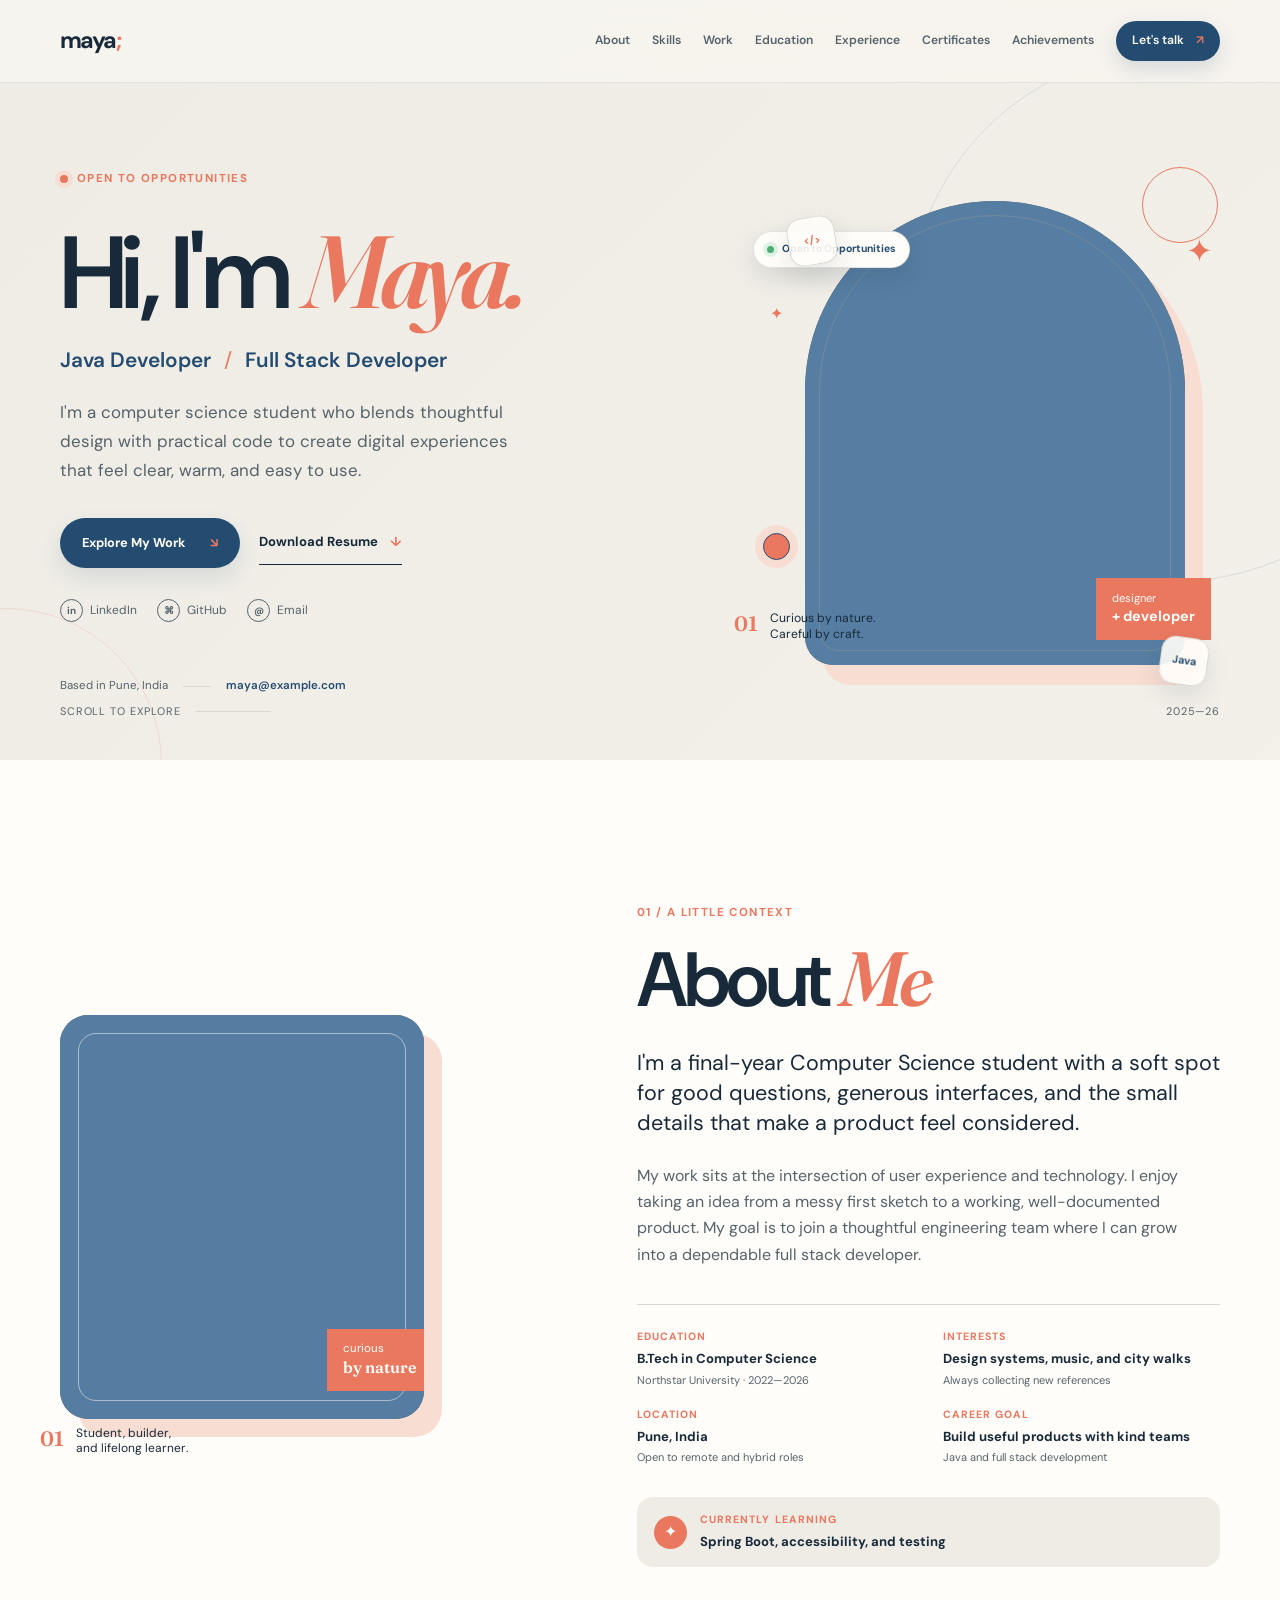
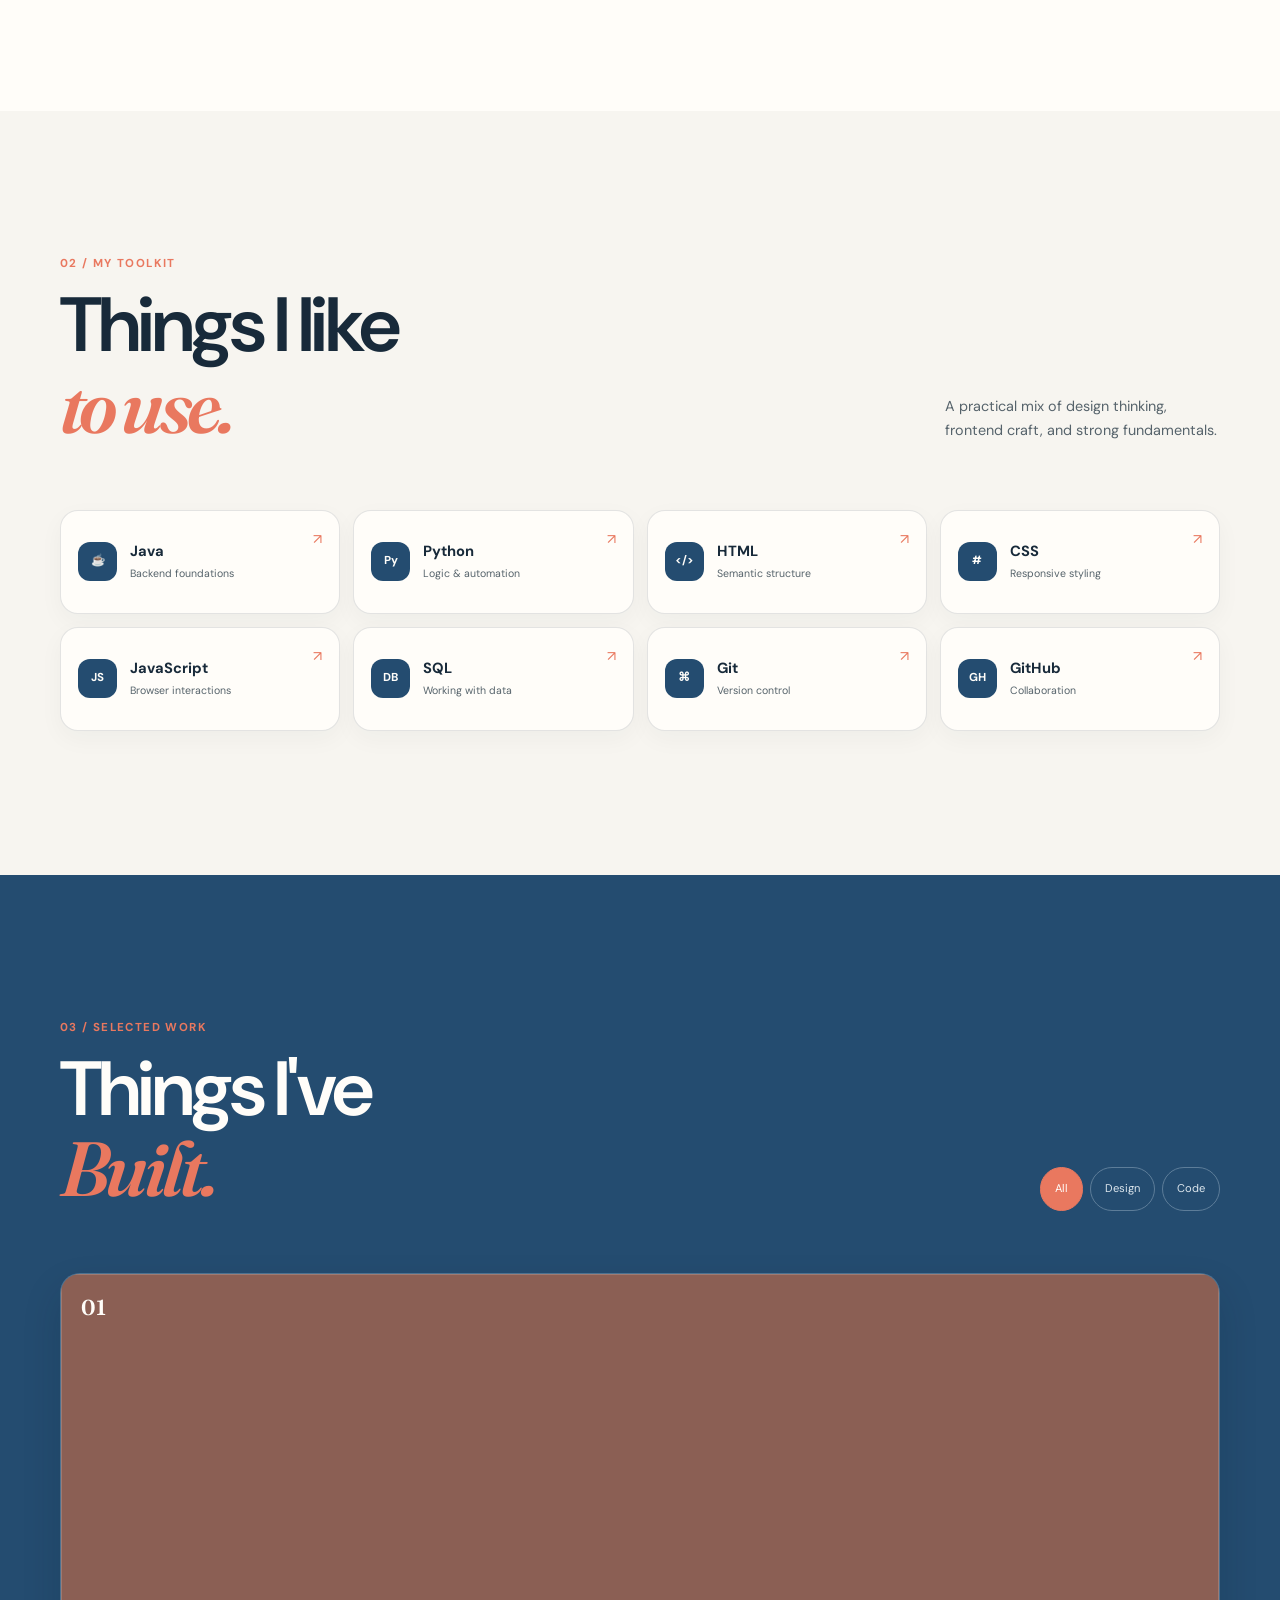
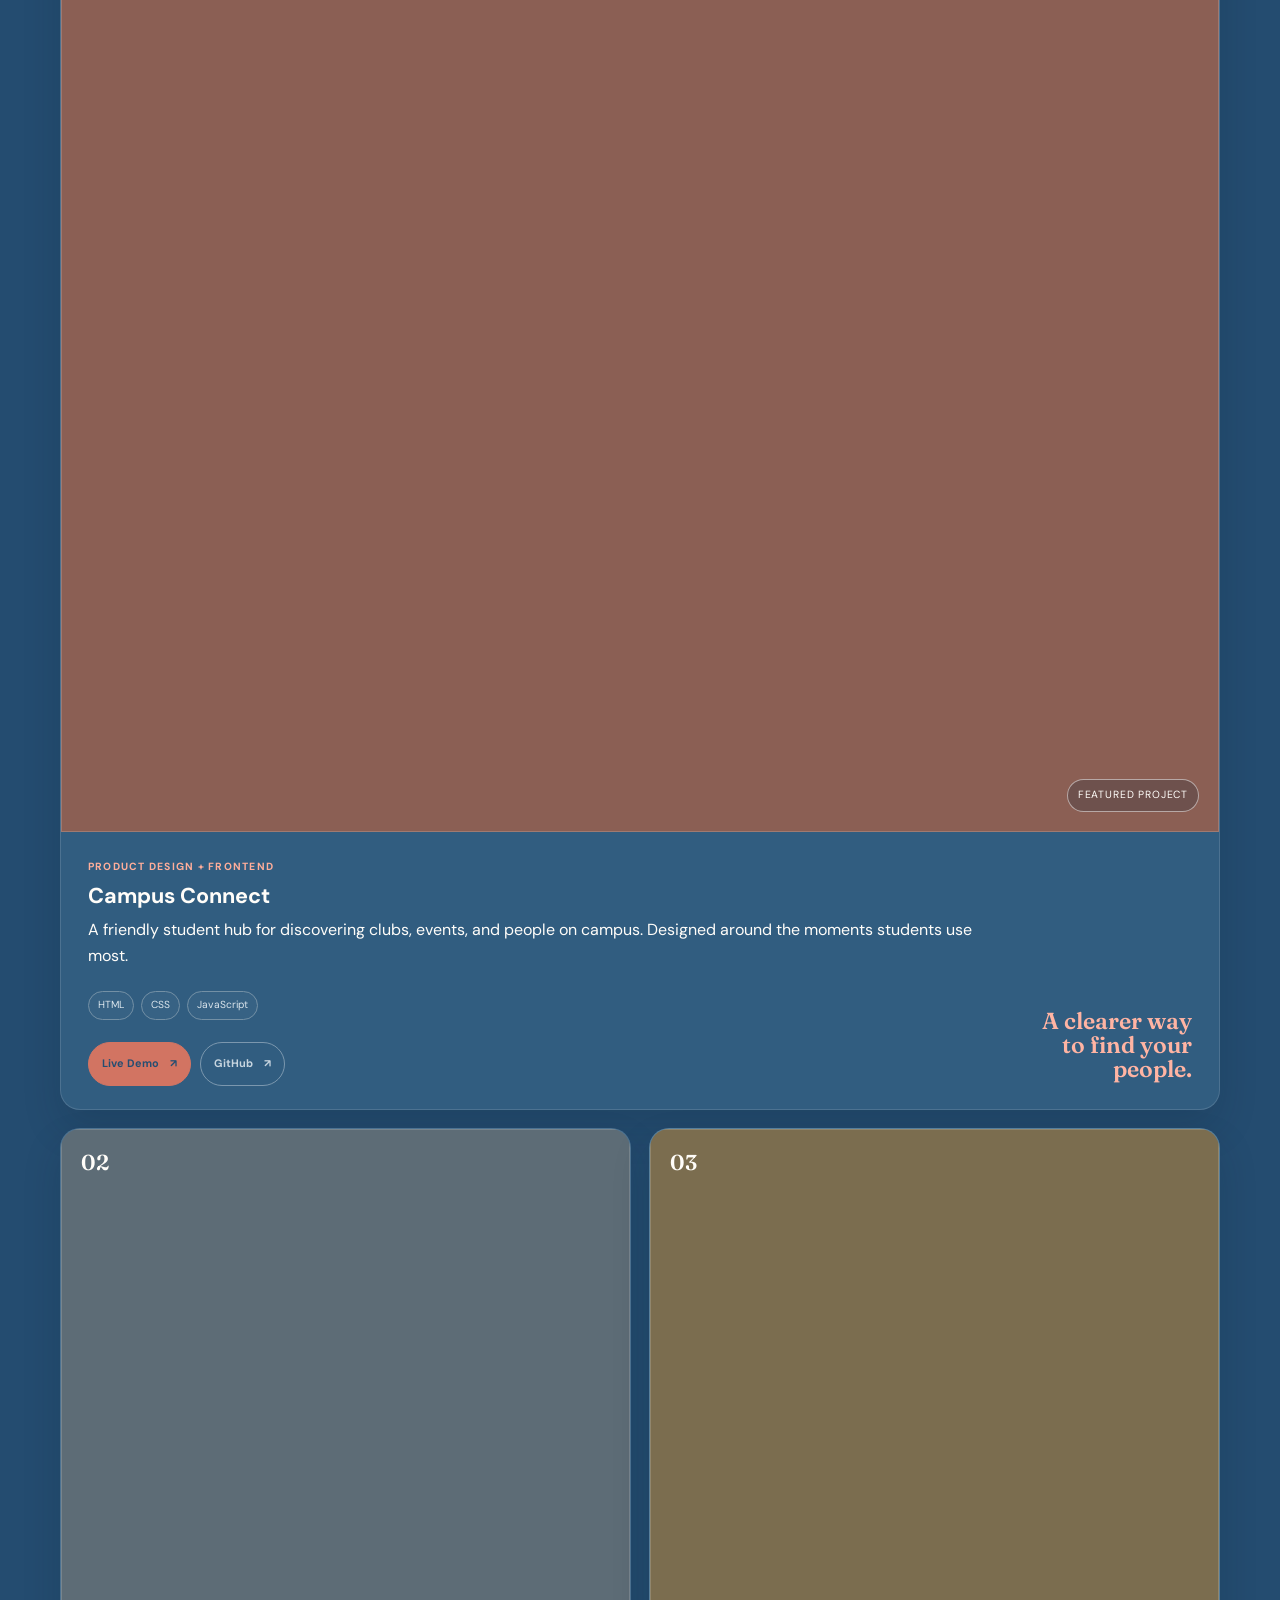
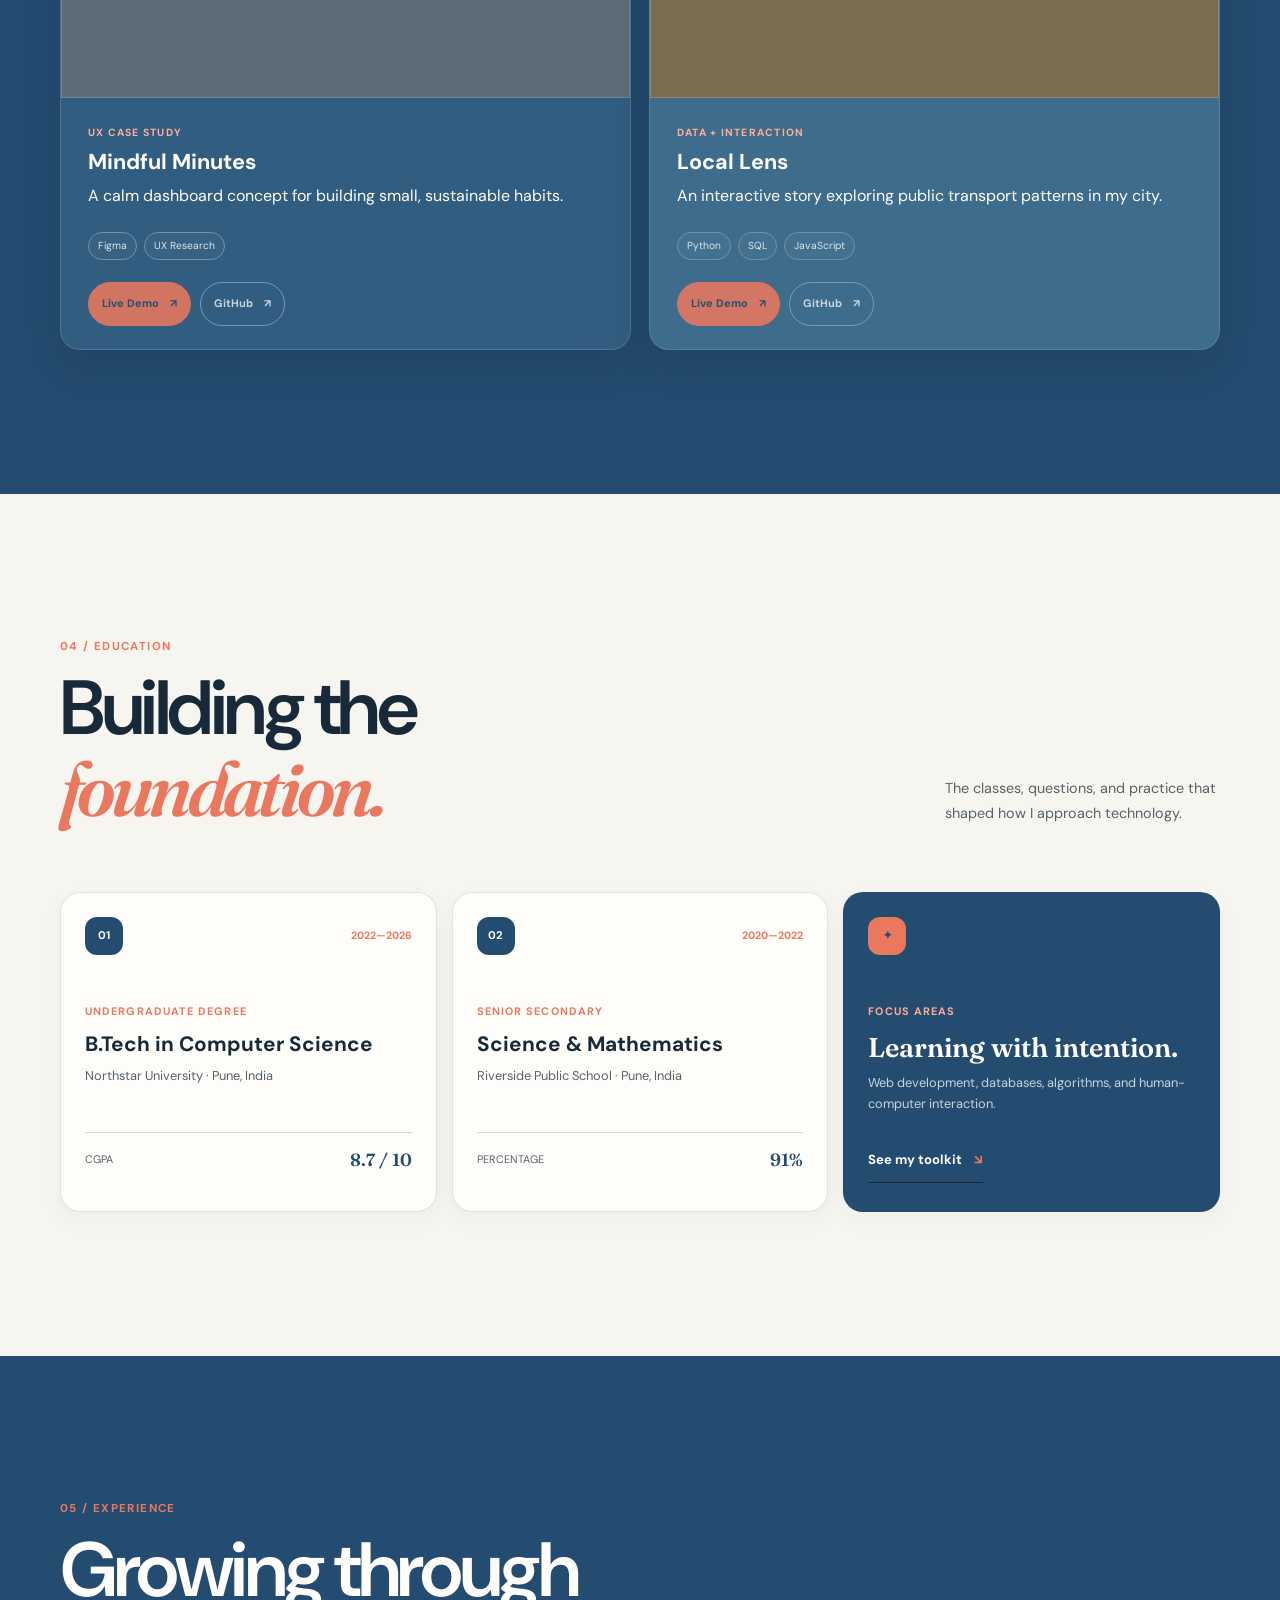
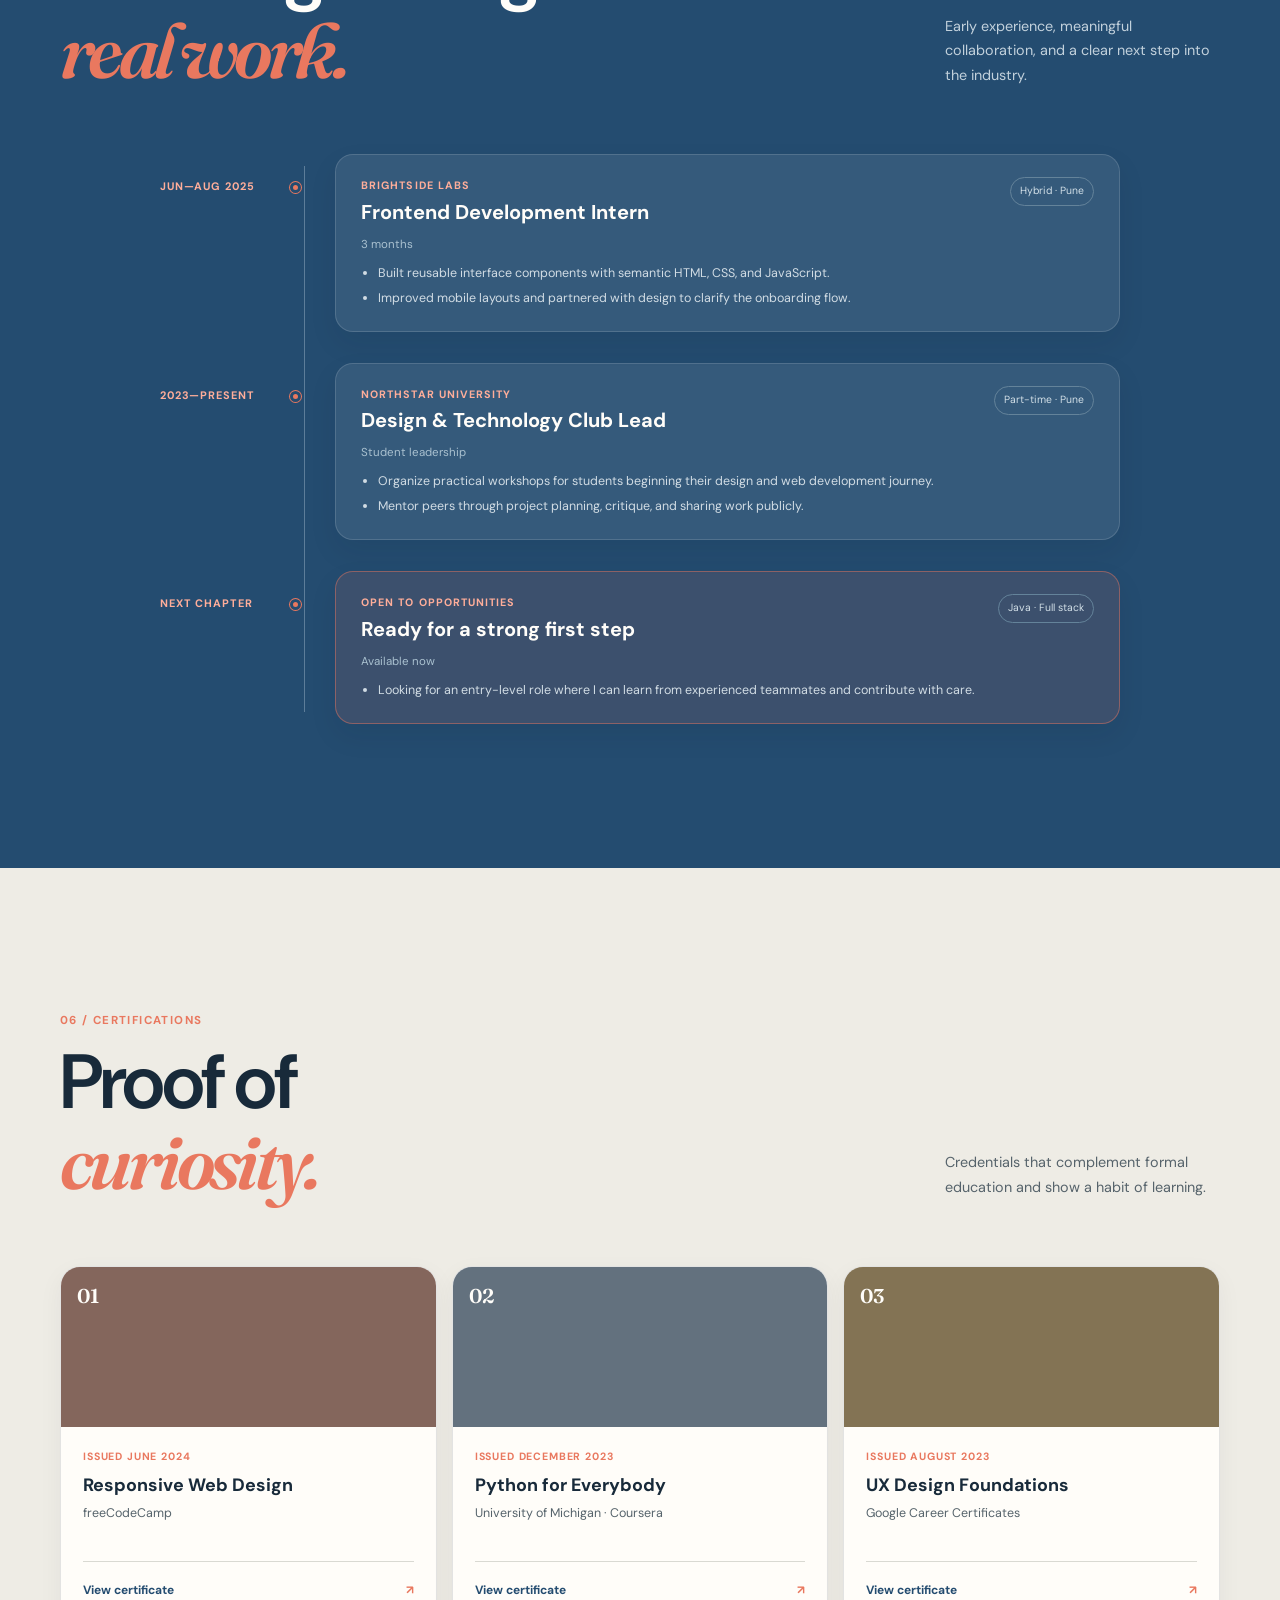
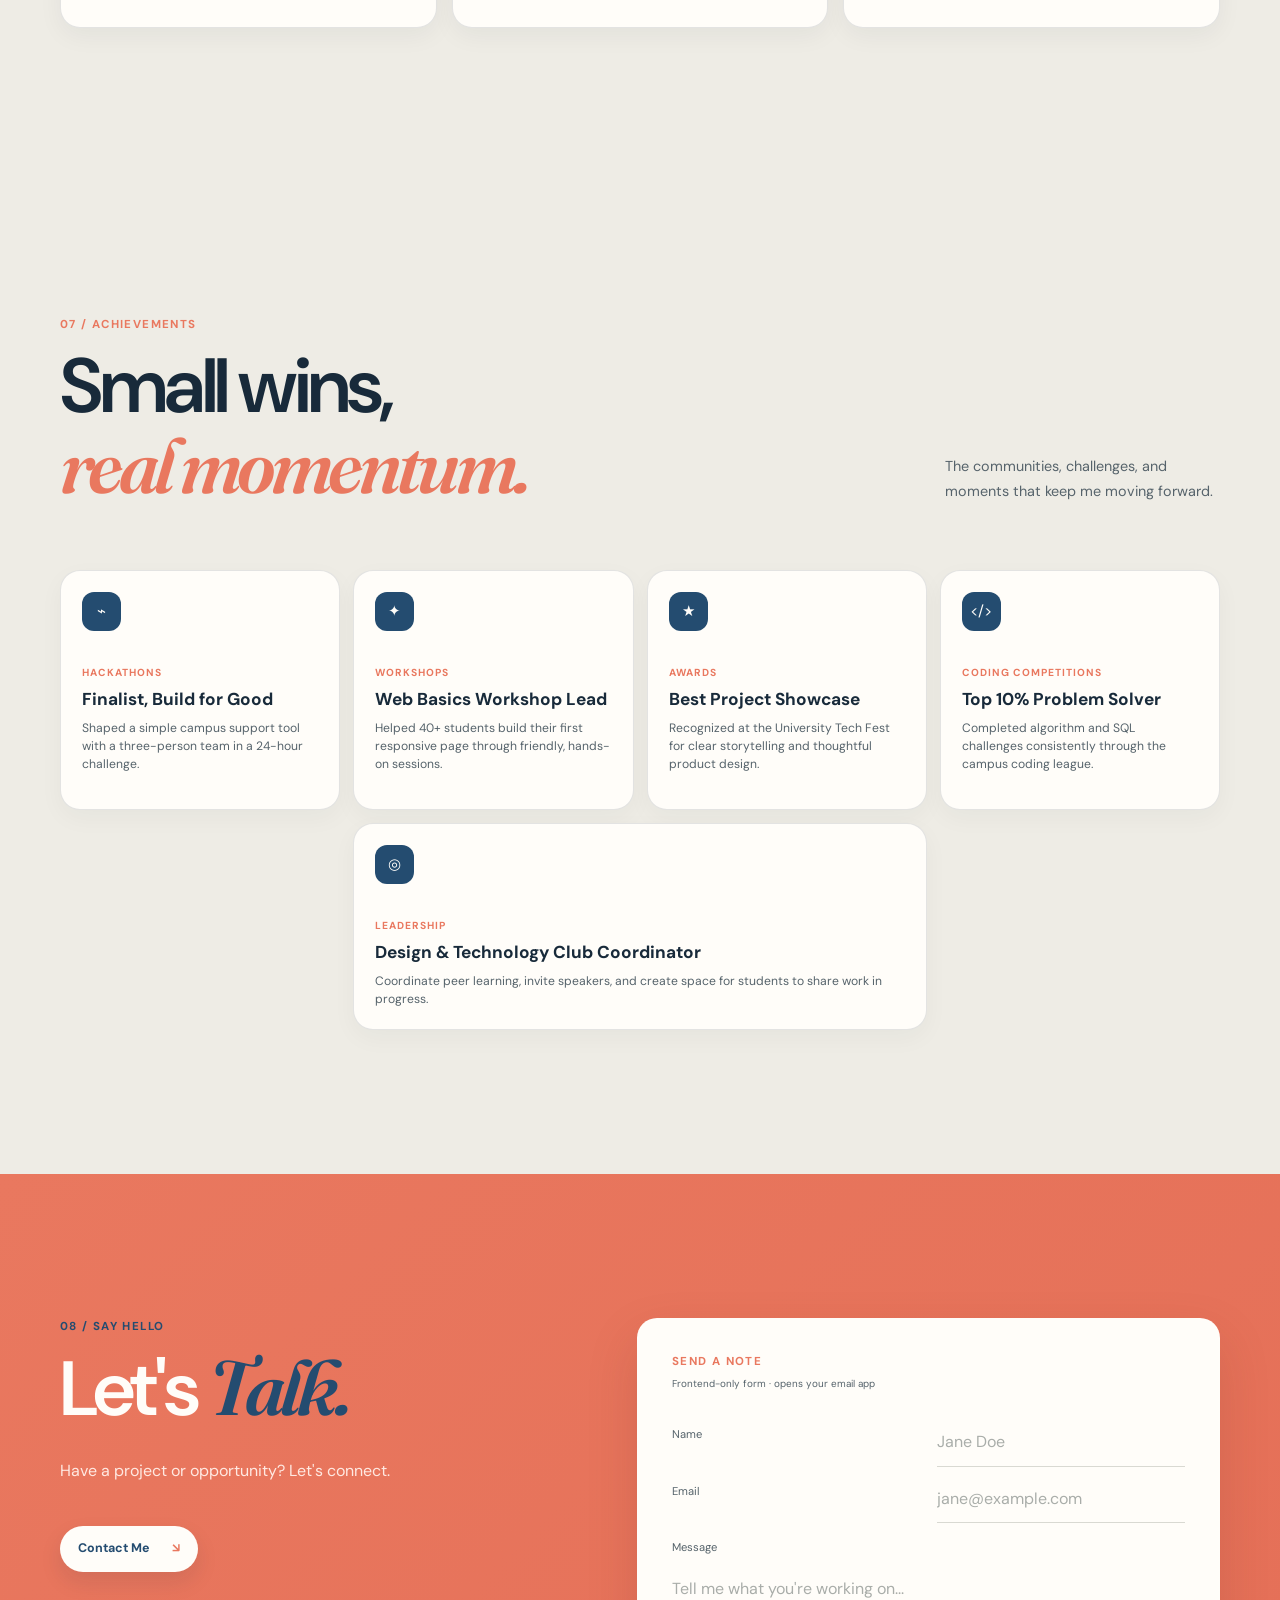
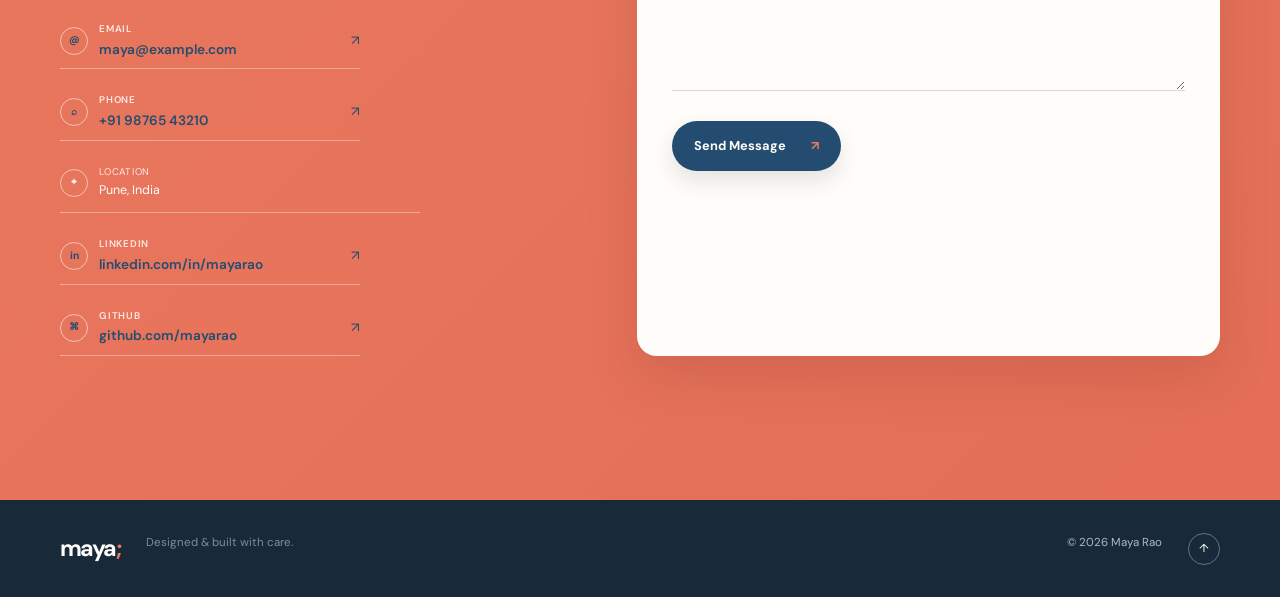
<file: Portfolio 2/index.html>
<!DOCTYPE html>
<html lang="en">
<head>
  <meta charset="UTF-8">
  <meta name="viewport" content="width=device-width, initial-scale=1.0">
  <meta name="description" content="A creative portfolio template for a college student or fresh graduate.">
  <title>Hima|Product Designer & Developer</title>
  <link rel="preconnect" href="https://fonts.googleapis.com">
  <link rel="preconnect" href="https://fonts.gstatic.com" crossorigin>
  <link href="https://fonts.googleapis.com/css2?family=DM+Sans:wght@400;500;600;700&family=Fraunces:opsz,wght@9..144,600;9..144,700&display=swap" rel="stylesheet">
  <link rel="stylesheet" href="style.css">
</head>
<body>
  <!--
    CUSTOMIZATION AREA
    NAME: Replace Maya Rao in the title, wordmark, hero, footer, and image alt text.
    JOB TITLE: Update the Java Developer / Full Stack Developer role in the hero.
    PROFILE IMAGE: Replace assets/profile.jpg.
    ABOUT: Update the About Me copy, facts, interests, and currently learning text.
    EMAIL: Replace maya@example.com in links and script.js.
    PHONE: Replace +91 98765 43210 in the Contact section.
    LOCATION: Replace Pune, India throughout the About, Education, Experience, and Contact sections.
    LINKEDIN: Replace the LinkedIn URLs and displayed profile text.
    GITHUB: Replace the GitHub URLs and displayed profile text.
    RESUME: Replace assets/resume.pdf.
    SKILLS: Edit the eight skill-badge elements in the Skills section.
    PROJECTS: Edit the three project-card elements, images, tags, descriptions, and links.
    EDUCATION: Edit the education-card elements in the Education section.
    EXPERIENCE: Edit the experience-item elements in the Experience section.
    CERTIFICATIONS: Edit the certificate-card elements and replace certificate1.jpg as needed.
    ACHIEVEMENTS: Edit the achievement-card elements in the Achievements section.
  -->
  <header class="site-header" id="top">
    <nav class="nav shell" aria-label="Primary navigation">
      <a class="wordmark" href="#home" aria-label="Maya Rao home">maya<span>;</span></a>
      <button class="menu-toggle" type="button" aria-expanded="false" aria-controls="site-menu" aria-label="Open menu"><span></span><span></span></button>
      <div class="nav-menu" id="site-menu">
        <a href="#about">About</a><a href="#skills">Skills</a><a href="#projects">Work</a><a href="#education">Education</a><a href="#experience">Experience</a><a href="#certifications">Certificates</a><a href="#achievements">Achievements</a><a href="#contact" class="nav-cta">Let's talk <span>↗</span></a>
      </div>
    </nav>
  </header>

  <main>
    <section class="hero" id="home">
      <div class="shell hero-grid">
        <div class="hero-copy reveal">
          <p class="kicker"><span class="kicker-dot"></span> Open to opportunities</p>
          <h1>Hi, I'm <em>Maya.</em></h1>
          <p class="hero-role">Java Developer <span>/</span> Full Stack Developer</p>
          <p class="hero-text">I'm a computer science student who blends thoughtful design with practical code to create digital experiences that feel clear, warm, and easy to use.</p>
          <div class="hero-actions"><a class="button button-dark" href="#projects">Explore My Work <span>↘</span></a><a class="text-button" href="assets/resume.pdf" download>Download Resume <span>↓</span></a></div>
          <div class="hero-socials" aria-label="Social links"><a href="https://www.linkedin.com" target="_blank" rel="noreferrer"><span class="social-icon" aria-hidden="true">in</span> LinkedIn</a><a href="https://github.com" target="_blank" rel="noreferrer"><span class="social-icon" aria-hidden="true">⌘</span> GitHub</a><a href="mailto:maya@example.com"><span class="social-icon" aria-hidden="true">@</span> Email</a></div>
          <div class="hero-meta"><span>Based in Pune, India</span><span class="meta-line"></span><a href="mailto:maya@example.com">maya@example.com</a></div>
        </div>
        <div class="hero-art reveal reveal-delay">
          <div class="portrait-wrap"><div class="portrait-ring"></div><div class="orbit orbit-one"></div><div class="orbit orbit-two"></div><img src="assets/profile.jpg" alt="Portrait placeholder for Maya Rao"><span class="portrait-tag">designer<br><strong>+ developer</strong></span><span class="status-badge"><span></span> Open to Opportunities</span></div>
          <div class="hero-note"><span>01</span><p>Curious by nature.<br>Careful by craft.</p></div>
          <div class="floating-chip chip-one">Java</div><div class="floating-chip chip-two">&lt;/&gt;</div><div class="sparkle sparkle-one">✦</div><div class="sparkle sparkle-two">✦</div>
        </div>
      </div>
      <div class="hero-bottom shell"><span>Scroll to explore</span><span class="scroll-line"></span><span>2025—26</span></div>
    </section>

    <section class="section about-section" id="about">
      <div class="shell about-grid">
        <div class="about-visual reveal"><div class="about-image-frame"><img src="assets/profile.jpg" alt="Portrait placeholder for Maya Rao"><span class="about-image-line"></span><span class="about-sticker">curious<br><strong>by nature</strong></span></div><div class="about-caption"><span>01</span><p>Student, builder,<br>and lifelong learner.</p></div></div>
        <div class="about-content reveal reveal-delay"><p class="section-label">01 / A little context</p><h2>About <em>Me</em></h2><p class="intro-copy">I'm a final-year Computer Science student with a soft spot for good questions, generous interfaces, and the small details that make a product feel considered.</p><p>My work sits at the intersection of user experience and technology. I enjoy taking an idea from a messy first sketch to a working, well-documented product. My goal is to join a thoughtful engineering team where I can grow into a dependable full stack developer.</p><div class="about-details"><div><span>Education</span><strong>B.Tech in Computer Science</strong><small>Northstar University · 2022—2026</small></div><div><span>Interests</span><strong>Design systems, music, and city walks</strong><small>Always collecting new references</small></div><div><span>Location</span><strong>Pune, India</strong><small>Open to remote and hybrid roles</small></div><div><span>Career goal</span><strong>Build useful products with kind teams</strong><small>Java and full stack development</small></div></div><div class="learning-note"><span class="learning-icon">✦</span><div><span>Currently learning</span><strong>Spring Boot, accessibility, and testing</strong></div></div></div>
      </div>
    </section>

    <section class="section skills-section" id="skills">
      <div class="shell"><div class="section-top reveal"><div><p class="section-label">02 / My toolkit</p><h2>Things I like<br><em>to use.</em></h2></div><p class="section-summary">A practical mix of design thinking, frontend craft, and strong fundamentals.</p></div>
        <div class="skills-grid"><article class="skill-badge reveal"><span class="skill-symbol">☕</span><div><strong>Java</strong><small>Backend foundations</small></div><span class="skill-arrow">↗</span></article><article class="skill-badge reveal"><span class="skill-symbol">Py</span><div><strong>Python</strong><small>Logic & automation</small></div><span class="skill-arrow">↗</span></article><article class="skill-badge reveal"><span class="skill-symbol">&lt;/&gt;</span><div><strong>HTML</strong><small>Semantic structure</small></div><span class="skill-arrow">↗</span></article><article class="skill-badge reveal"><span class="skill-symbol">#</span><div><strong>CSS</strong><small>Responsive styling</small></div><span class="skill-arrow">↗</span></article><article class="skill-badge reveal"><span class="skill-symbol">JS</span><div><strong>JavaScript</strong><small>Browser interactions</small></div><span class="skill-arrow">↗</span></article><article class="skill-badge reveal"><span class="skill-symbol">DB</span><div><strong>SQL</strong><small>Working with data</small></div><span class="skill-arrow">↗</span></article><article class="skill-badge reveal"><span class="skill-symbol">⌘</span><div><strong>Git</strong><small>Version control</small></div><span class="skill-arrow">↗</span></article><article class="skill-badge reveal"><span class="skill-symbol">GH</span><div><strong>GitHub</strong><small>Collaboration</small></div><span class="skill-arrow">↗</span></article></div>
      </div>
    </section>

    <section class="section work-section" id="projects">
      <div class="shell"><div class="section-top work-heading reveal"><div><p class="section-label">03 / Selected work</p><h2>Things I've<br><em>Built.</em></h2></div><div class="filter-row" aria-label="Filter projects"><button class="filter-button active" data-filter="all">All</button><button class="filter-button" data-filter="design">Design</button><button class="filter-button" data-filter="code">Code</button></div></div>
        <div class="project-grid"><article class="project-card project-large project-featured reveal" data-category="design code"><div class="project-image image-one"><img src="assets/project1.jpg" alt="Campus Connect project preview"><span class="project-number">01</span><span class="image-label">Featured project</span></div><div class="project-body"><div><p class="project-category">Product design + frontend</p><h3>Campus Connect</h3><p>A friendly student hub for discovering clubs, events, and people on campus. Designed around the moments students use most.</p><div class="project-tags"><span>HTML</span><span>CSS</span><span>JavaScript</span></div><div class="project-actions"><a class="project-button project-button-primary" href="#contact">Live Demo <span>↗</span></a><a class="project-button" href="https://github.com" target="_blank" rel="noreferrer">GitHub <span>↗</span></a></div></div><span class="project-caption">A clearer way<br>to find your people.</span></div></article><article class="project-card project-tall reveal" data-category="design"><div class="project-image image-two"><img src="assets/project2.jpg" alt="Mindful Minutes project preview"><span class="project-number">02</span></div><div class="project-body"><div><p class="project-category">UX case study</p><h3>Mindful Minutes</h3><p>A calm dashboard concept for building small, sustainable habits.</p><div class="project-tags"><span>Figma</span><span>UX Research</span></div><div class="project-actions"><a class="project-button project-button-primary" href="#contact">Live Demo <span>↗</span></a><a class="project-button" href="https://github.com" target="_blank" rel="noreferrer">GitHub <span>↗</span></a></div></div></div></article><article class="project-card project-light reveal" data-category="code"><div class="project-image image-three"><img src="assets/project3.jpg" alt="Local Lens project preview"><span class="project-number">03</span></div><div class="project-body"><div><p class="project-category">Data + interaction</p><h3>Local Lens</h3><p>An interactive story exploring public transport patterns in my city.</p><div class="project-tags"><span>Python</span><span>SQL</span><span>JavaScript</span></div><div class="project-actions"><a class="project-button project-button-primary" href="#contact">Live Demo <span>↗</span></a><a class="project-button" href="https://github.com" target="_blank" rel="noreferrer">GitHub <span>↗</span></a></div></div></div></article></div>
      </div>
    </section>

    <section class="section education-section" id="education">
      <div class="shell"><div class="section-top reveal"><div><p class="section-label">04 / Education</p><h2>Building the<br><em>foundation.</em></h2></div><p class="section-summary">The classes, questions, and practice that shaped how I approach technology.</p></div>
        <div class="education-grid"><article class="education-card reveal"><div class="education-card-top"><span class="education-icon">01</span><span class="education-year">2022—2026</span></div><p class="education-type">Undergraduate degree</p><h3>B.Tech in Computer Science</h3><p class="education-college">Northstar University · Pune, India</p><div class="education-result"><span>CGPA</span><strong>8.7 / 10</strong></div></article><article class="education-card reveal"><div class="education-card-top"><span class="education-icon">02</span><span class="education-year">2020—2022</span></div><p class="education-type">Senior secondary</p><h3>Science & Mathematics</h3><p class="education-college">Riverside Public School · Pune, India</p><div class="education-result"><span>Percentage</span><strong>91%</strong></div></article><article class="education-card education-note reveal"><span class="education-icon">✦</span><p class="education-type">Focus areas</p><h3>Learning with intention.</h3><p class="education-college">Web development, databases, algorithms, and human-computer interaction.</p><a class="text-button" href="#skills">See my toolkit <span>↘</span></a></article></div>
      </div>
    </section>

    <section class="section experience-section" id="experience">
      <div class="shell"><div class="section-top reveal"><div><p class="section-label">05 / Experience</p><h2>Growing through<br><em>real work.</em></h2></div><p class="section-summary">Early experience, meaningful collaboration, and a clear next step into the industry.</p></div>
        <div class="experience-timeline"><article class="experience-item reveal"><span class="experience-date">Jun—Aug 2025</span><div class="experience-dot"></div><div class="experience-card"><div class="experience-heading"><div><p class="experience-company">Brightside Labs</p><h3>Frontend Development Intern</h3></div><span class="experience-location">Hybrid · Pune</span></div><p class="experience-duration">3 months</p><ul><li>Built reusable interface components with semantic HTML, CSS, and JavaScript.</li><li>Improved mobile layouts and partnered with design to clarify the onboarding flow.</li></ul></div></article><article class="experience-item reveal"><span class="experience-date">2023—Present</span><div class="experience-dot"></div><div class="experience-card"><div class="experience-heading"><div><p class="experience-company">Northstar University</p><h3>Design & Technology Club Lead</h3></div><span class="experience-location">Part-time · Pune</span></div><p class="experience-duration">Student leadership</p><ul><li>Organize practical workshops for students beginning their design and web development journey.</li><li>Mentor peers through project planning, critique, and sharing work publicly.</li></ul></div></article><article class="experience-item reveal"><span class="experience-date">Next chapter</span><div class="experience-dot"></div><div class="experience-card experience-open"><div class="experience-heading"><div><p class="experience-company">Open to opportunities</p><h3>Ready for a strong first step</h3></div><span class="experience-location">Java · Full stack</span></div><p class="experience-duration">Available now</p><ul><li>Looking for an entry-level role where I can learn from experienced teammates and contribute with care.</li></ul></div></article></div>
      </div>
    </section>

    <section class="section certifications-section" id="certifications">
      <div class="shell"><div class="section-top reveal"><div><p class="section-label">06 / Certifications</p><h2>Proof of<br><em>curiosity.</em></h2></div><p class="section-summary">Credentials that complement formal education and show a habit of learning.</p></div>
        <div class="certificate-grid"><article class="certificate-card reveal"><div class="certificate-image"><img src="assets/certificate1.jpg" alt="Responsive Web Design certificate placeholder"><span>01</span></div><div class="certificate-body"><p class="certificate-date">Issued June 2024</p><h3>Responsive Web Design</h3><p>freeCodeCamp</p><a class="certificate-button" href="#contact">View certificate <span>↗</span></a></div></article><article class="certificate-card reveal"><div class="certificate-image certificate-image-two"><img src="assets/certificate1.jpg" alt="Python for Everybody certificate placeholder"><span>02</span></div><div class="certificate-body"><p class="certificate-date">Issued December 2023</p><h3>Python for Everybody</h3><p>University of Michigan · Coursera</p><a class="certificate-button" href="#contact">View certificate <span>↗</span></a></div></article><article class="certificate-card reveal"><div class="certificate-image certificate-image-three"><img src="assets/certificate1.jpg" alt="UX Design Foundations certificate placeholder"><span>03</span></div><div class="certificate-body"><p class="certificate-date">Issued August 2023</p><h3>UX Design Foundations</h3><p>Google Career Certificates</p><a class="certificate-button" href="#contact">View certificate <span>↗</span></a></div></article></div>
      </div>
    </section>

    <section class="section achievements-section" id="achievements">
      <div class="shell"><div class="section-top reveal"><div><p class="section-label">07 / Achievements</p><h2>Small wins,<br><em>real momentum.</em></h2></div><p class="section-summary">The communities, challenges, and moments that keep me moving forward.</p></div>
        <div class="achievement-cards"><article class="achievement-card reveal"><span class="achievement-icon">⌁</span><p class="achievement-kind">Hackathons</p><h3>Finalist, Build for Good</h3><p>Shaped a simple campus support tool with a three-person team in a 24-hour challenge.</p></article><article class="achievement-card reveal"><span class="achievement-icon">✦</span><p class="achievement-kind">Workshops</p><h3>Web Basics Workshop Lead</h3><p>Helped 40+ students build their first responsive page through friendly, hands-on sessions.</p></article><article class="achievement-card reveal"><span class="achievement-icon">★</span><p class="achievement-kind">Awards</p><h3>Best Project Showcase</h3><p>Recognized at the University Tech Fest for clear storytelling and thoughtful product design.</p></article><article class="achievement-card reveal"><span class="achievement-icon">&lt;/&gt;</span><p class="achievement-kind">Coding competitions</p><h3>Top 10% Problem Solver</h3><p>Completed algorithm and SQL challenges consistently through the campus coding league.</p></article><article class="achievement-card achievement-card-wide reveal"><span class="achievement-icon">◎</span><p class="achievement-kind">Leadership</p><h3>Design & Technology Club Coordinator</h3><p>Coordinate peer learning, invite speakers, and create space for students to share work in progress.</p></article></div>
      </div>
    </section>

    <section class="section contact-section" id="contact">
      <div class="shell contact-grid"><div class="contact-copy reveal"><p class="section-label">08 / Say hello</p><h2>Let's <em>Talk.</em></h2><p>Have a project or opportunity? Let's connect.</p><a class="contact-cta" href="#contact-form">Contact Me <span>↘</span></a><div class="contact-links"><a href="mailto:maya@example.com"><span class="contact-detail-icon">@</span><span><small>Email</small>maya@example.com</span><b>↗</b></a><a href="tel:+919876543210"><span class="contact-detail-icon">⌕</span><span><small>Phone</small>+91 98765 43210</span><b>↗</b></a><div><span class="contact-detail-icon">⌖</span><span><small>Location</small>Pune, India</span></div><a href="https://www.linkedin.com" target="_blank" rel="noreferrer"><span class="contact-detail-icon">in</span><span><small>LinkedIn</small>linkedin.com/in/mayarao</span><b>↗</b></a><a href="https://github.com" target="_blank" rel="noreferrer"><span class="contact-detail-icon">⌘</span><span><small>GitHub</small>github.com/mayarao</span><b>↗</b></a></div></div><form class="contact-form reveal reveal-delay" id="contact-form"><p class="form-label">Send a note <span class="form-note">Frontend-only form · opens your email app</span></p><label for="name">Name</label><input id="name" name="name" type="text" placeholder="Jane Doe" required><label for="email">Email</label><input id="email" name="email" type="email" placeholder="jane@example.com" required><label for="message">Message</label><textarea id="message" name="message" rows="4" placeholder="Tell me what you're working on..." required></textarea><button class="button button-dark" type="submit">Send Message <span>↗</span></button><p class="form-status" role="status"></p></form></div>
    </section>
  </main>

  <a class="back-to-top" href="#top" aria-label="Back to top">↑</a>
  <footer class="footer"><div class="shell footer-inner"><a class="wordmark" href="#top">maya<span>;</span></a><p>Designed & built with care.</p><p>© <span id="year"></span> Maya Rao</p><a class="top-link" href="#top" aria-label="Back to top">↑</a></div></footer>
  <script src="script.js"></script>
</body>
</html>
</file>
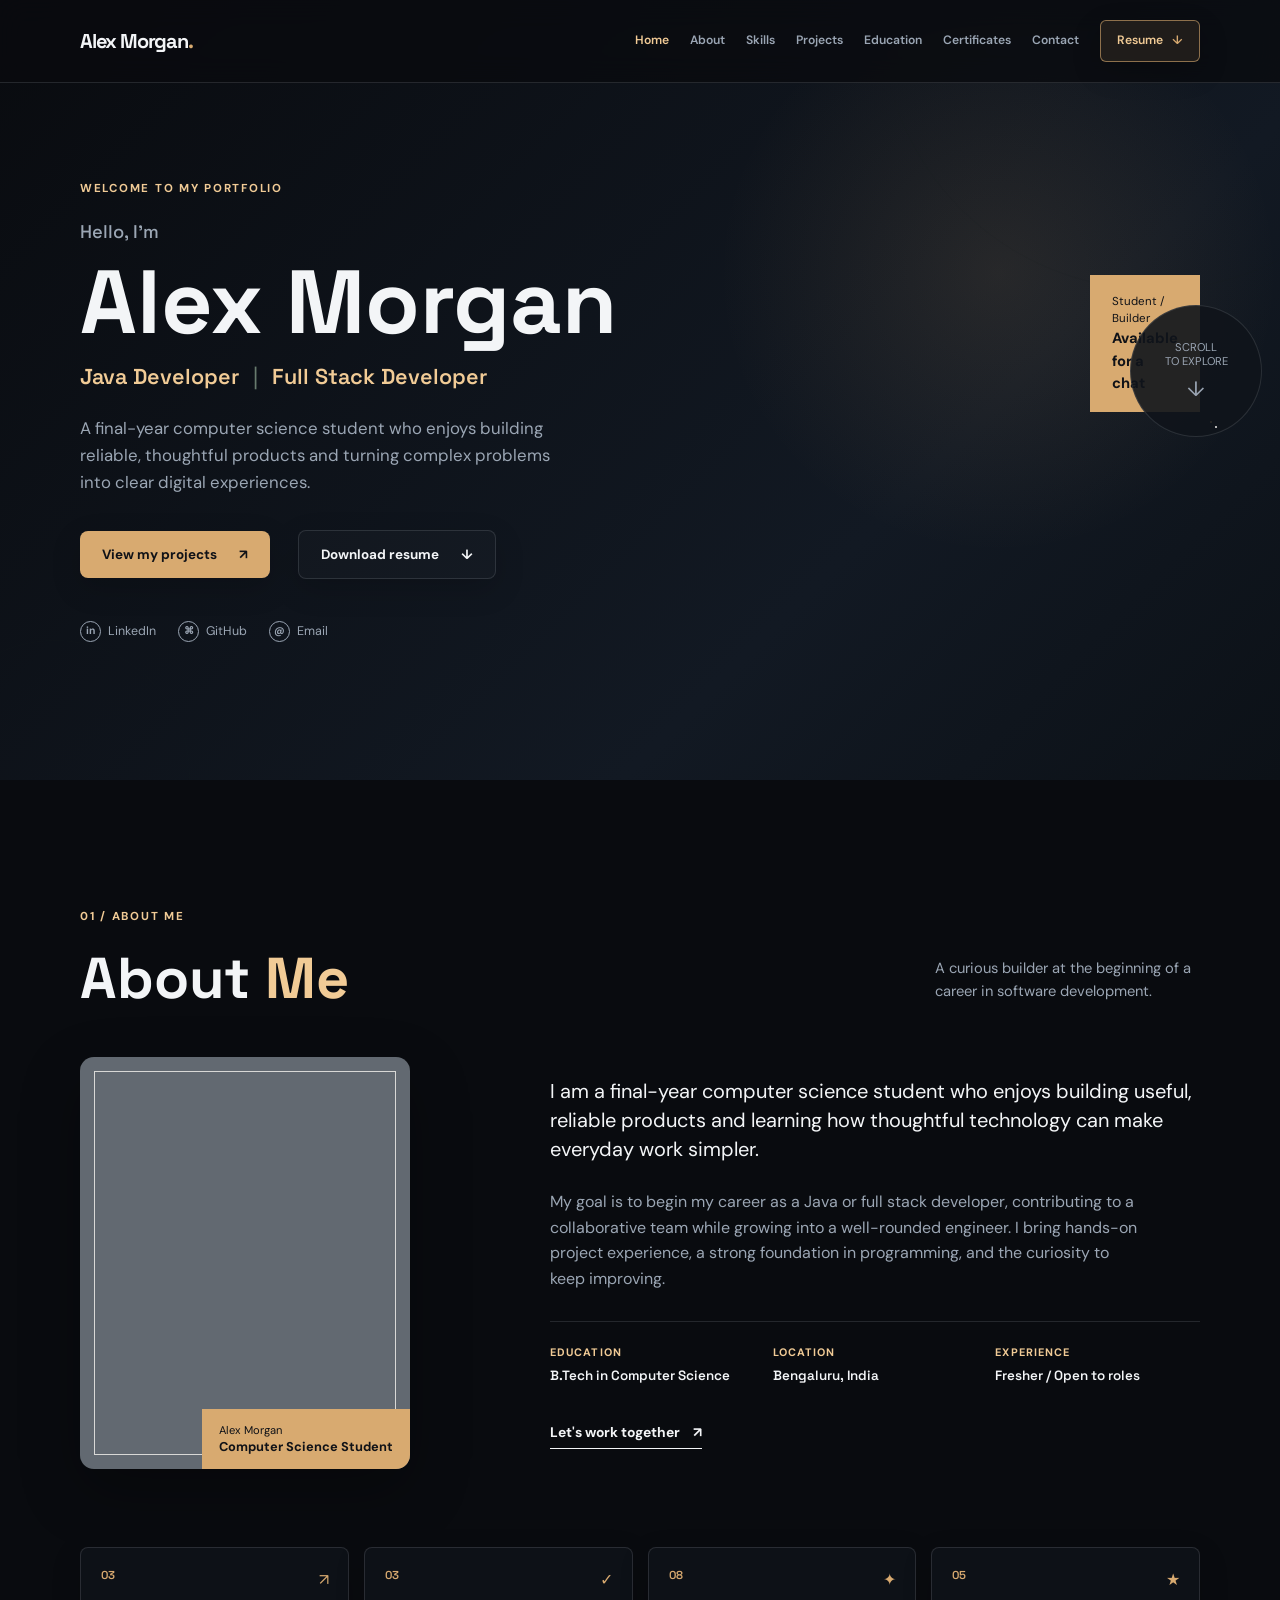
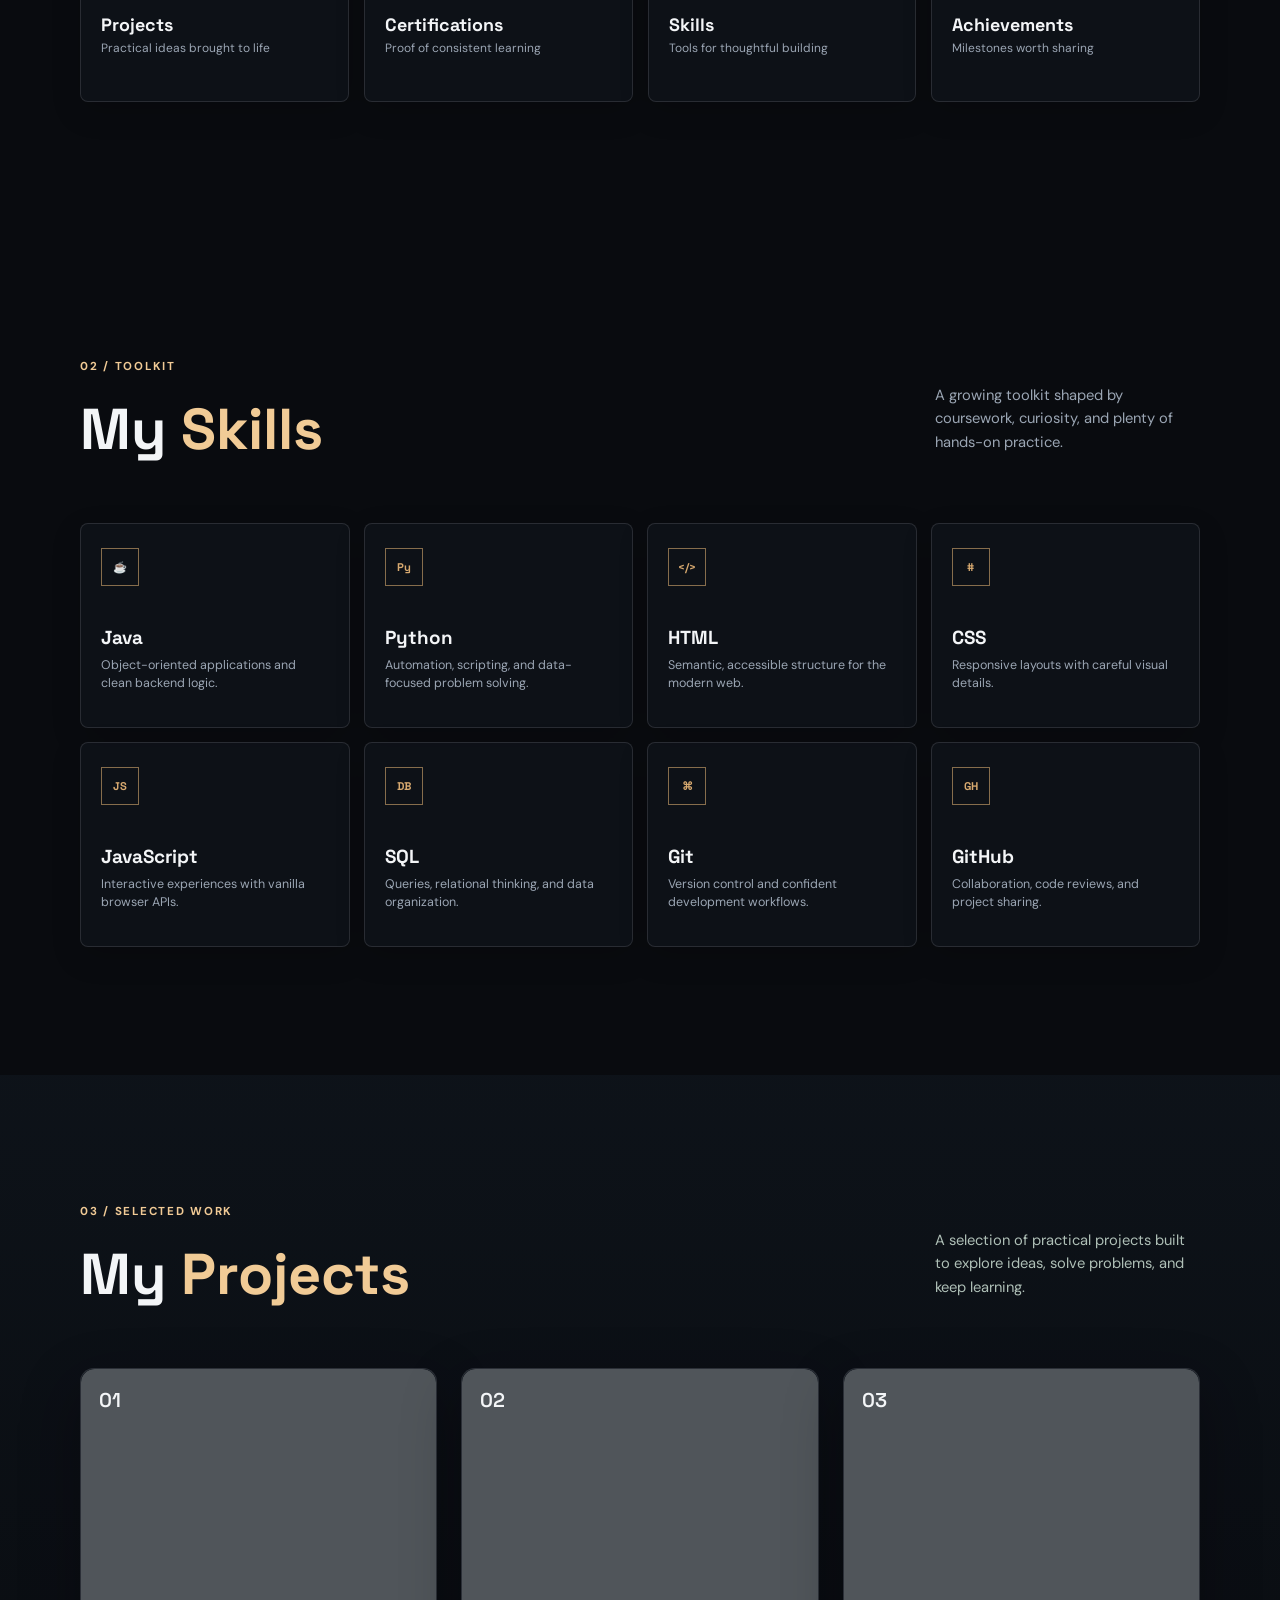
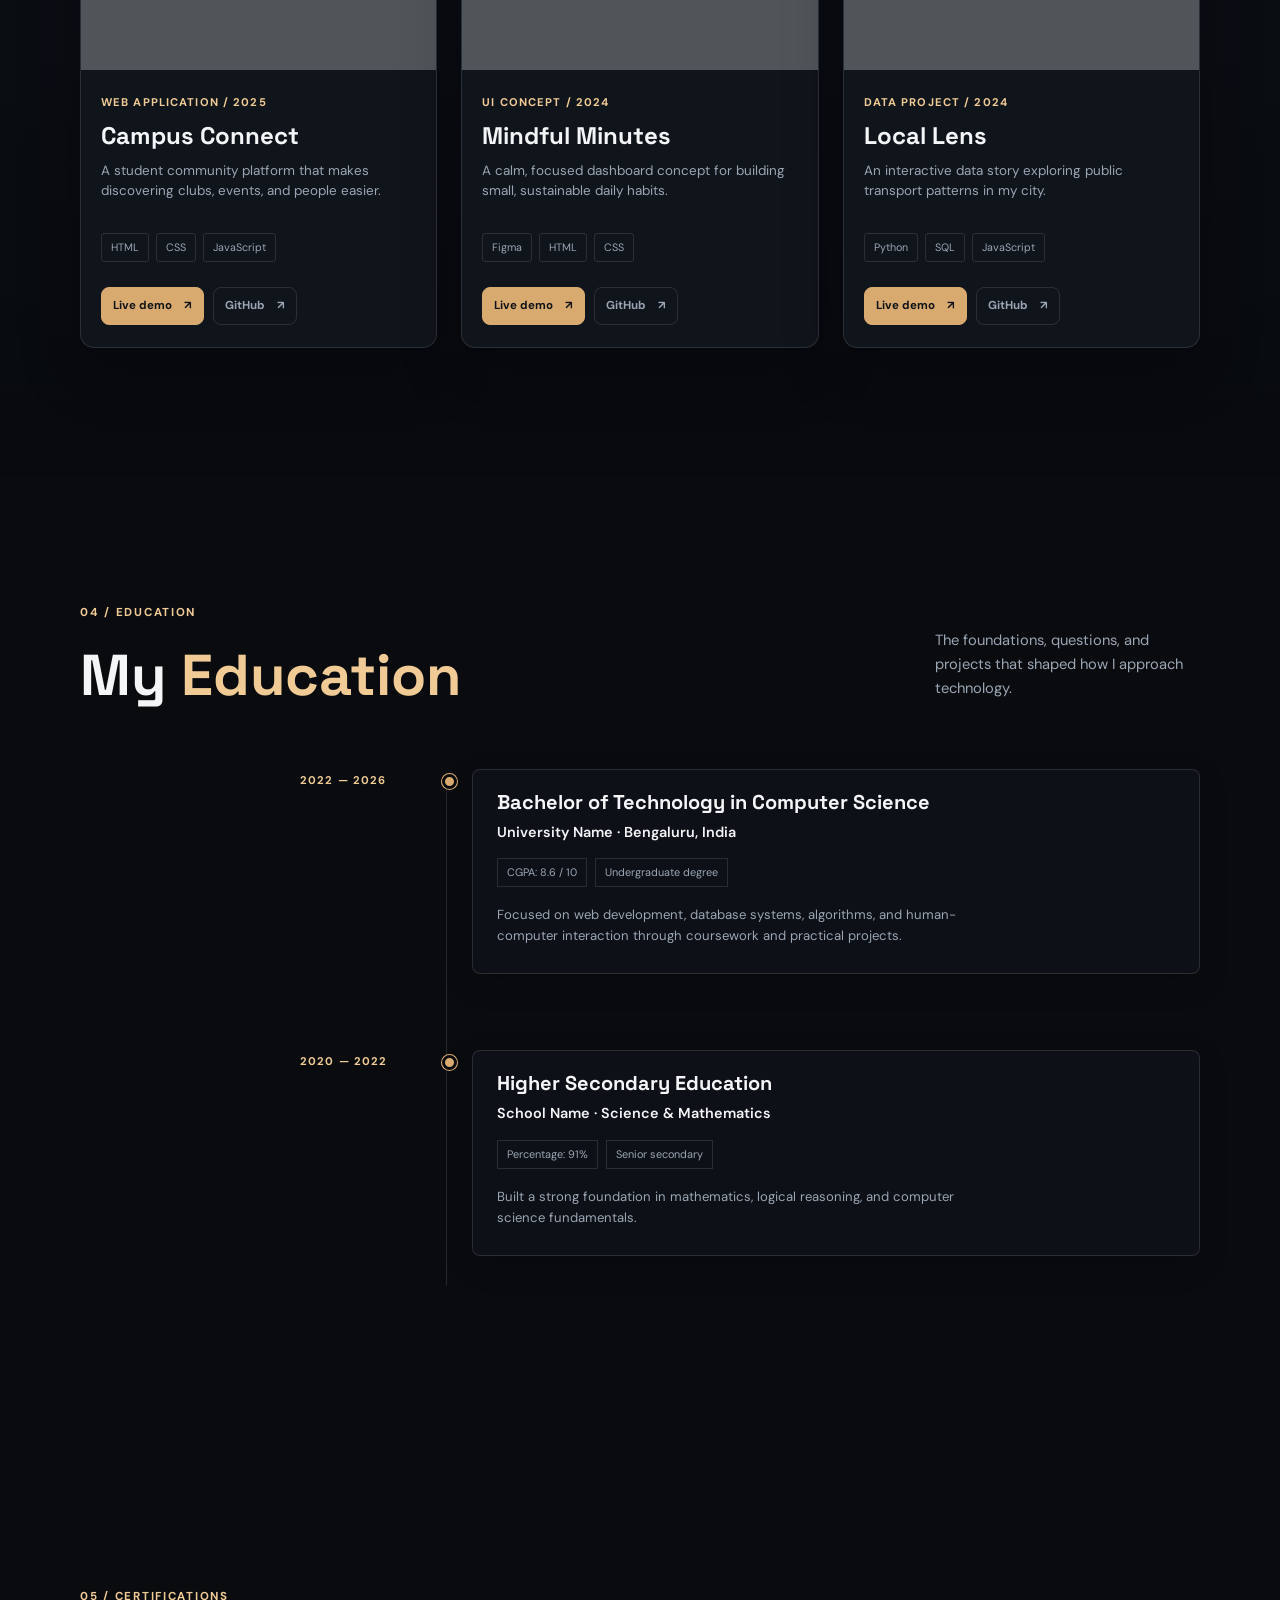
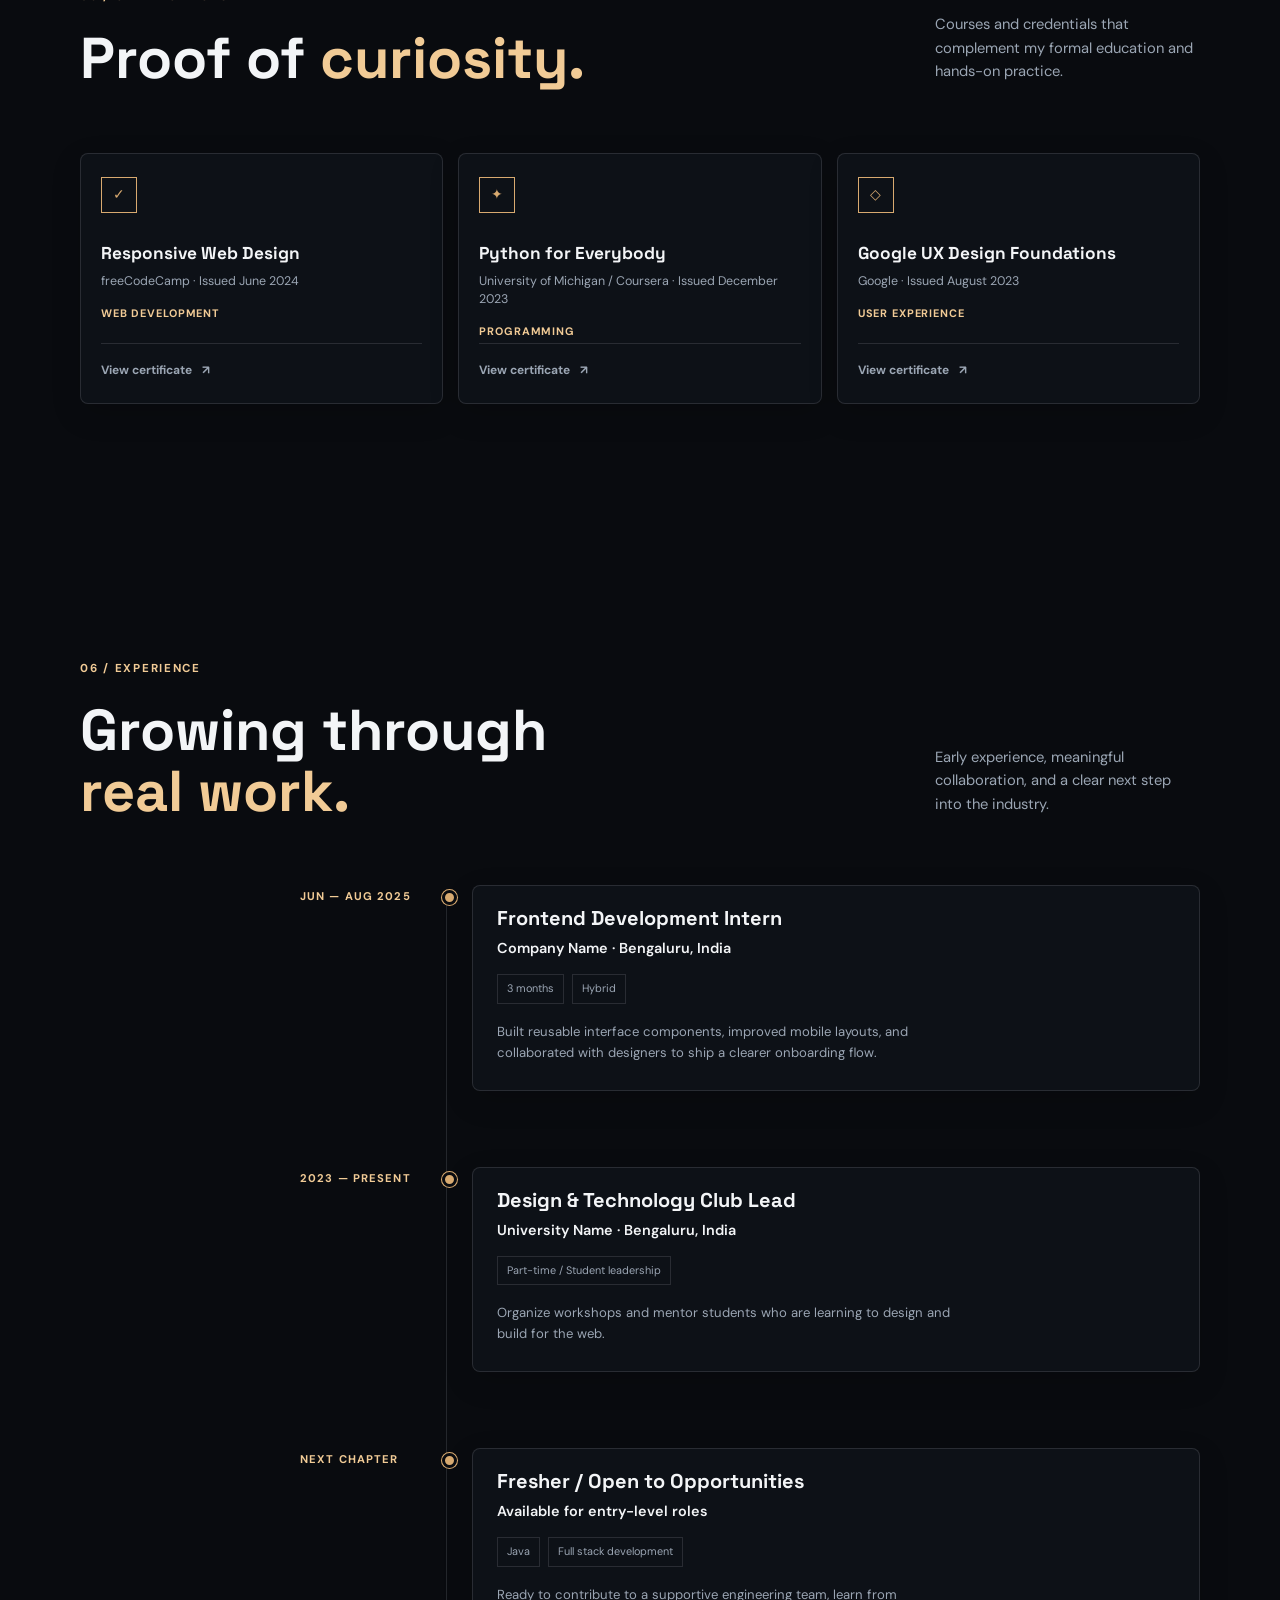
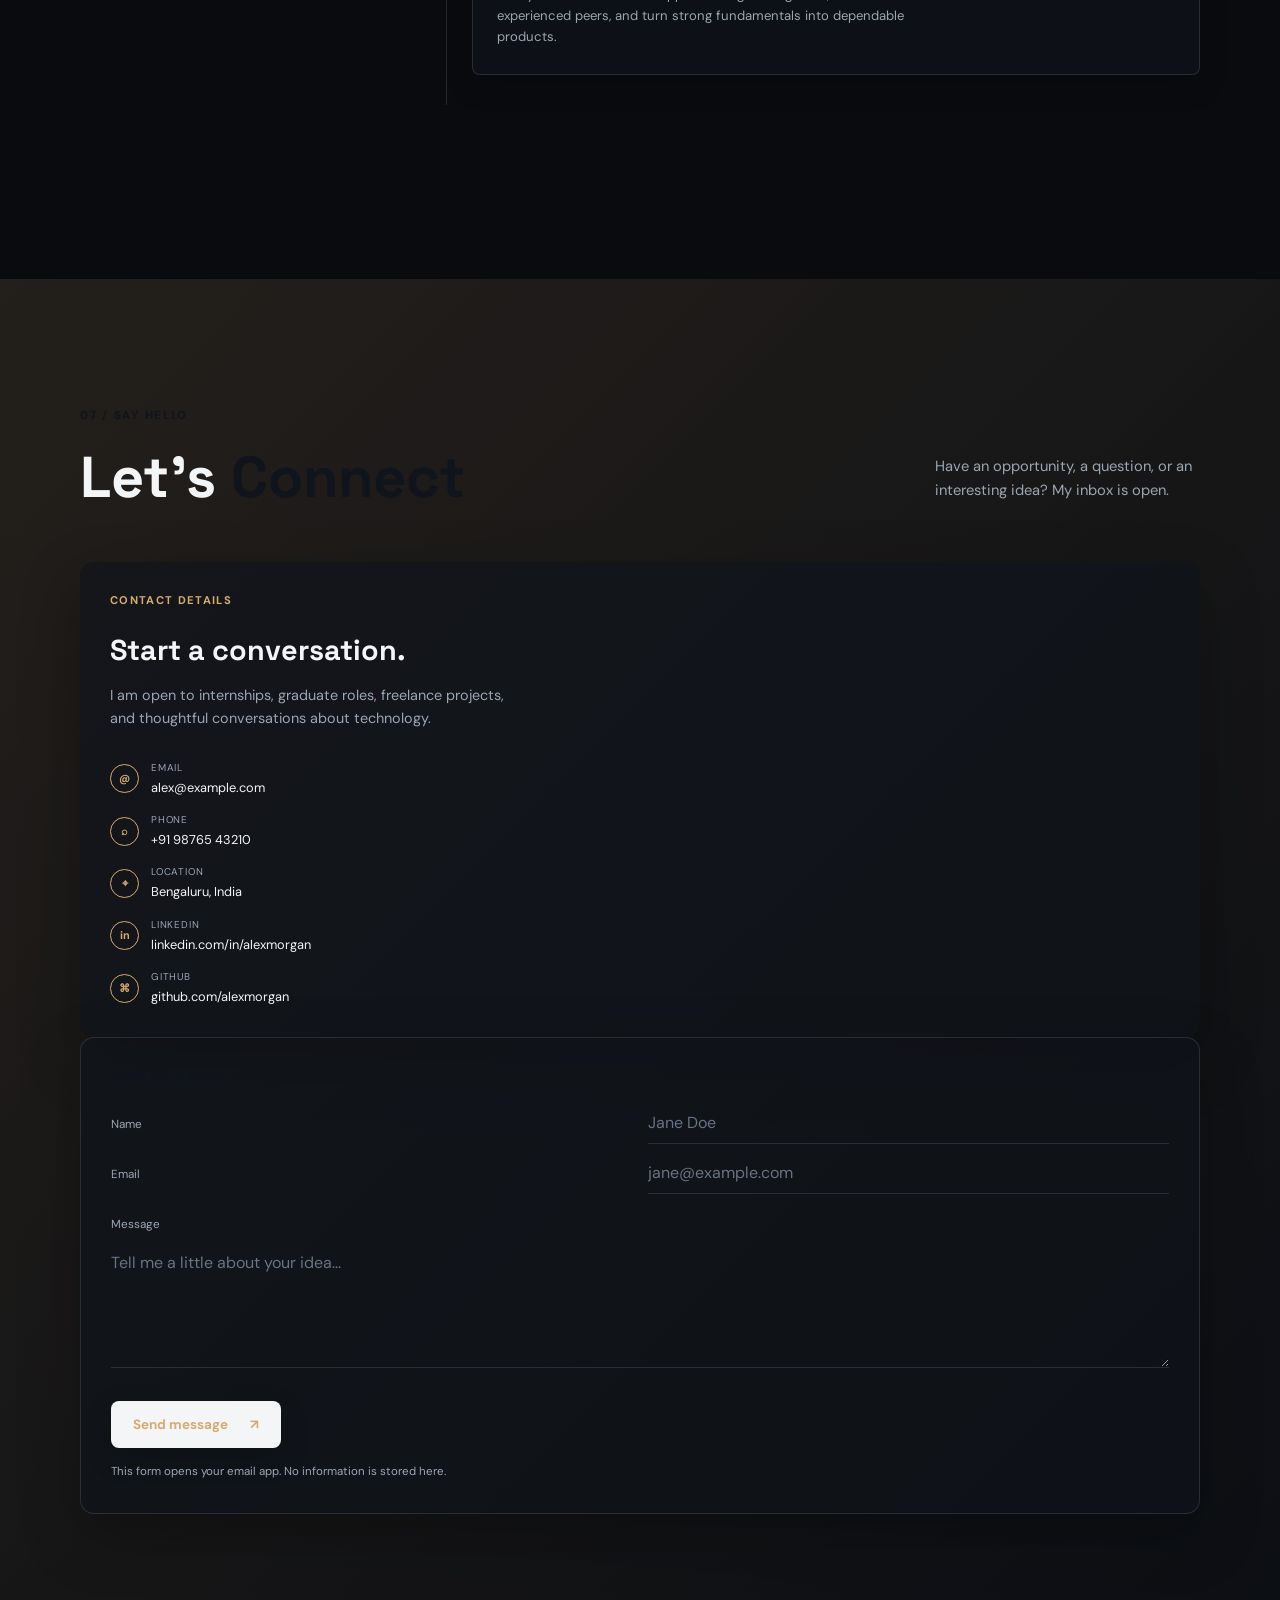
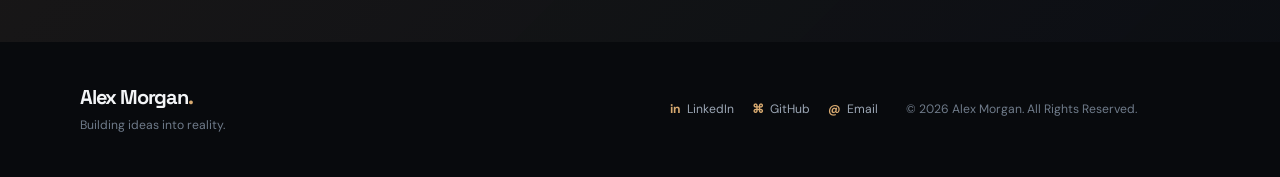
<file: portfolio/index.html>
<!DOCTYPE html>
<html lang="en">
<head>
  <meta charset="UTF-8">
  <meta name="viewport" content="width=device-width, initial-scale=1.0">
  <meta name="description" content="A personal portfolio for a motivated college student and aspiring professional.">
  <title>Alex Morgan | Student Portfolio</title>
  <link rel="preconnect" href="https://fonts.googleapis.com">
  <link rel="preconnect" href="https://fonts.gstatic.com" crossorigin>
  <link href="https://fonts.googleapis.com/css2?family=DM+Sans:wght@400;500;600;700&family=Space+Grotesk:wght@500;600;700&display=swap" rel="stylesheet">
  <link rel="stylesheet" href="style.css">
</head>
<body>
  <!--
    CUSTOMIZATION
    NAME: Replace "Alex Morgan" throughout this file.
    JOB TITLE: Update the hero .hero-role text.
    ABOUT: Update the About Me biography and career-goal paragraphs.
    EMAIL: Replace alex@example.com in contact links and script.js.
    PHONE: Replace +91 98765 43210 in the contact card.
    LOCATION: Replace Bengaluru, India in the About and Contact sections.
    LINKEDIN: Replace https://www.linkedin.com and the displayed profile URL.
    GITHUB: Replace https://github.com and the displayed profile URL.
    RESUME: Replace assets/resume.pdf with a real PDF, keeping the same filename or updating both download links.
    PROFILE IMAGE: Replace assets/profile.jpg with the preferred portrait.
    SKILLS: Edit the eight .skill-card elements in the Skills section.
    PROJECTS: Edit the three .project-card elements, images, links, descriptions, and technology tags.
    EDUCATION: Edit the .career-timeline items inside the Education section.
    CERTIFICATIONS: Edit the .cert-item cards inside the Certifications section.
    EXPERIENCE: Edit the .career-timeline items inside the Experience section.
  -->
  <header class="site-header">
    <nav class="nav container" aria-label="Main navigation">
      <a class="brand" href="#home" aria-label="Alex Morgan home">Alex Morgan<span>.</span></a>
      <button class="menu-toggle" aria-label="Toggle navigation" aria-controls="primary-navigation" aria-expanded="false">
        <span></span><span></span><span></span>
      </button>
      <div class="nav-links" id="primary-navigation">
        <a class="active" href="#home">Home</a>
        <a href="#about">About</a>
        <a href="#skills">Skills</a>
        <a href="#projects">Projects</a>
        <a href="#education">Education</a>
        <a href="#certifications">Certificates</a>
        <a href="#contact">Contact</a>
        <a class="nav-resume" href="assets/resume.pdf" download>Resume <span aria-hidden="true">↓</span></a>
      </div>
    </nav>
  </header>

  <main>
    <section id="home" class="hero section-pad">
      <div class="hero-shape hero-shape-one"></div>
      <div class="hero-shape hero-shape-two"></div>
      <div class="container hero-grid">
        <div class="hero-copy">
          <p class="eyebrow">Welcome to my portfolio</p>
          <p class="hero-greeting">Hello, I'm</p>
          <h1>Alex Morgan</h1>
          <p class="hero-role"><span>Java Developer</span> <b>|</b> <span>Full Stack Developer</span></p>
          <p class="hero-intro">A final-year computer science student who enjoys building reliable, thoughtful products and turning complex problems into clear digital experiences.</p>
          <div class="hero-actions">
            <a class="button button-primary" href="#projects">View my projects <span aria-hidden="true">↗</span></a>
            <a class="button button-outline" href="assets/resume.pdf" download>Download resume <span aria-hidden="true">↓</span></a>
          </div>
          <div class="hero-socials" aria-label="Social links">
            <a href="https://www.linkedin.com" target="_blank" rel="noreferrer"><span class="social-icon" aria-hidden="true">in</span> LinkedIn</a>
            <a href="https://github.com" target="_blank" rel="noreferrer"><span class="social-icon" aria-hidden="true">⌘</span> GitHub</a>
            <a href="mailto:alex@example.com"><span class="social-icon" aria-hidden="true">@</span> Email</a>
          </div>
        </div>
        <div class="hero-visual">
          <div class="image-frame">
            <div class="image-outline"></div>
            <img src="assets/profile.jpg" alt="Portrait placeholder for Alex Morgan">
            <div class="image-note">Student / Builder<br><strong>Available for a chat</strong></div>
          </div>
          <div class="circle-label">Scroll<br>to explore <span>↓</span></div>
        </div>
      </div>
    </section>

    <section id="about" class="about section-pad section-light scroll-reveal">
      <div class="container">
        <div class="section-heading about-heading"><div><p class="eyebrow">01 / About me</p><h2>About <em>Me</em></h2></div><p class="section-aside">A curious builder at the beginning of a career in software development.</p></div>
        <div class="about-layout">
          <div class="about-photo"><img src="assets/profile.jpg" alt="Portrait placeholder for Alex Morgan"><span class="photo-caption">Alex Morgan<br><strong>Computer Science Student</strong></span></div>
          <div class="about-copy"><p class="lead">I am a final-year computer science student who enjoys building useful, reliable products and learning how thoughtful technology can make everyday work simpler.</p><p>My goal is to begin my career as a Java or full stack developer, contributing to a collaborative team while growing into a well-rounded engineer. I bring hands-on project experience, a strong foundation in programming, and the curiosity to keep improving.</p><div class="about-details"><div><span>Education</span><strong>B.Tech in Computer Science</strong></div><div><span>Location</span><strong>Bengaluru, India</strong></div><div><span>Experience</span><strong>Fresher / Open to roles</strong></div></div><a class="text-link" href="#contact">Let's work together <span aria-hidden="true">↗</span></a></div>
        </div>
        <div class="about-cards">
          <article class="about-card"><span class="card-icon" aria-hidden="true">↗</span><strong>03</strong><h3>Projects</h3><p>Practical ideas brought to life</p></article>
          <article class="about-card"><span class="card-icon" aria-hidden="true">✓</span><strong>03</strong><h3>Certifications</h3><p>Proof of consistent learning</p></article>
          <article class="about-card"><span class="card-icon" aria-hidden="true">✦</span><strong>08</strong><h3>Skills</h3><p>Tools for thoughtful building</p></article>
          <article class="about-card"><span class="card-icon" aria-hidden="true">★</span><strong>05</strong><h3>Achievements</h3><p>Milestones worth sharing</p></article>
        </div>
      </div>
    </section>

    <section id="skills" class="skills section-pad scroll-reveal">
      <div class="container">
        <div class="section-heading"><div><p class="eyebrow">02 / Toolkit</p><h2>My <em>Skills</em></h2></div><p class="section-aside">A growing toolkit shaped by coursework, curiosity, and plenty of hands-on practice.</p></div>
        <div class="skills-grid">
          <article class="skill-card reveal"><span class="skill-icon" aria-hidden="true">☕</span><h3>Java</h3><p>Object-oriented applications and clean backend logic.</p></article>
          <article class="skill-card reveal"><span class="skill-icon" aria-hidden="true">Py</span><h3>Python</h3><p>Automation, scripting, and data-focused problem solving.</p></article>
          <article class="skill-card reveal"><span class="skill-icon" aria-hidden="true">&lt;/&gt;</span><h3>HTML</h3><p>Semantic, accessible structure for the modern web.</p></article>
          <article class="skill-card reveal"><span class="skill-icon" aria-hidden="true">#</span><h3>CSS</h3><p>Responsive layouts with careful visual details.</p></article>
          <article class="skill-card reveal"><span class="skill-icon" aria-hidden="true">JS</span><h3>JavaScript</h3><p>Interactive experiences with vanilla browser APIs.</p></article>
          <article class="skill-card reveal"><span class="skill-icon" aria-hidden="true">DB</span><h3>SQL</h3><p>Queries, relational thinking, and data organization.</p></article>
          <article class="skill-card reveal"><span class="skill-icon" aria-hidden="true">⌘</span><h3>Git</h3><p>Version control and confident development workflows.</p></article>
          <article class="skill-card reveal"><span class="skill-icon" aria-hidden="true">GH</span><h3>GitHub</h3><p>Collaboration, code reviews, and project sharing.</p></article>
        </div>
      </div>
    </section>

    <section id="projects" class="projects section-pad section-dark scroll-reveal">
      <div class="container"><div class="section-heading light-heading"><div><p class="eyebrow">03 / Selected work</p><h2>My <em>Projects</em></h2></div><p class="section-aside">A selection of practical projects built to explore ideas, solve problems, and keep learning.</p></div>
        <div class="project-list">
          <article class="project-card project-reveal"><div class="project-image"><img src="assets/project1.jpg" alt="Campus Connect project preview"><span>01</span></div><div class="project-info"><p class="project-type">Web application / 2025</p><h3>Campus Connect</h3><p class="project-description">A student community platform that makes discovering clubs, events, and people easier.</p><div class="project-tech"><span>HTML</span><span>CSS</span><span>JavaScript</span></div><div class="project-actions"><a class="project-button project-button-primary" href="#contact">Live demo <span aria-hidden="true">↗</span></a><a class="project-button" href="https://github.com" target="_blank" rel="noreferrer">GitHub <span aria-hidden="true">↗</span></a></div></div></article>
          <article class="project-card project-reveal"><div class="project-image"><img src="assets/project2.jpg" alt="Mindful Minutes project preview"><span>02</span></div><div class="project-info"><p class="project-type">UI concept / 2024</p><h3>Mindful Minutes</h3><p class="project-description">A calm, focused dashboard concept for building small, sustainable daily habits.</p><div class="project-tech"><span>Figma</span><span>HTML</span><span>CSS</span></div><div class="project-actions"><a class="project-button project-button-primary" href="#contact">Live demo <span aria-hidden="true">↗</span></a><a class="project-button" href="https://github.com" target="_blank" rel="noreferrer">GitHub <span aria-hidden="true">↗</span></a></div></div></article>
          <article class="project-card project-reveal"><div class="project-image"><img src="assets/project3.jpg" alt="Local Lens project preview"><span>03</span></div><div class="project-info"><p class="project-type">Data project / 2024</p><h3>Local Lens</h3><p class="project-description">An interactive data story exploring public transport patterns in my city.</p><div class="project-tech"><span>Python</span><span>SQL</span><span>JavaScript</span></div><div class="project-actions"><a class="project-button project-button-primary" href="#contact">Live demo <span aria-hidden="true">↗</span></a><a class="project-button" href="https://github.com" target="_blank" rel="noreferrer">GitHub <span aria-hidden="true">↗</span></a></div></div></article>
        </div>
      </div>
    </section>

    <section id="education" class="education section-pad section-light scroll-reveal"><div class="container"><div class="section-heading"><div><p class="eyebrow">04 / Education</p><h2>My <em>Education</em></h2></div><p class="section-aside">The foundations, questions, and projects that shaped how I approach technology.</p></div><div class="career-timeline"><article class="timeline-item reveal"><span class="timeline-date">2022 — 2026</span><div><h3>Bachelor of Technology in Computer Science</h3><p class="timeline-place">University Name · Bengaluru, India</p><div class="timeline-meta"><span>CGPA: 8.6 / 10</span><span>Undergraduate degree</span></div><p class="muted">Focused on web development, database systems, algorithms, and human-computer interaction through coursework and practical projects.</p></div></article><article class="timeline-item reveal"><span class="timeline-date">2020 — 2022</span><div><h3>Higher Secondary Education</h3><p class="timeline-place">School Name · Science & Mathematics</p><div class="timeline-meta"><span>Percentage: 91%</span><span>Senior secondary</span></div><p class="muted">Built a strong foundation in mathematics, logical reasoning, and computer science fundamentals.</p></div></article></div></div></section>

    <section id="certifications" class="certifications section-pad scroll-reveal"><div class="container"><div class="section-heading"><div><p class="eyebrow">05 / Certifications</p><h2>Proof of <em>curiosity.</em></h2></div><p class="section-aside">Courses and credentials that complement my formal education and hands-on practice.</p></div><div class="cert-list"><article class="cert-item reveal"><span class="cert-icon" aria-hidden="true">✓</span><div><h3>Responsive Web Design</h3><p>freeCodeCamp · Issued June 2024</p><span class="cert-date">Web development</span></div><a class="cert-button" href="#contact">View certificate <span aria-hidden="true">↗</span></a></article><article class="cert-item reveal"><span class="cert-icon" aria-hidden="true">✦</span><div><h3>Python for Everybody</h3><p>University of Michigan / Coursera · Issued December 2023</p><span class="cert-date">Programming</span></div><a class="cert-button" href="#contact">View certificate <span aria-hidden="true">↗</span></a></article><article class="cert-item reveal"><span class="cert-icon" aria-hidden="true">◇</span><div><h3>Google UX Design Foundations</h3><p>Google · Issued August 2023</p><span class="cert-date">User experience</span></div><a class="cert-button" href="#contact">View certificate <span aria-hidden="true">↗</span></a></article></div></div></section>

    <section id="experience" class="experience section-pad section-light scroll-reveal"><div class="container"><div class="section-heading"><div><p class="eyebrow">06 / Experience</p><h2>Growing through<br><em>real work.</em></h2></div><p class="section-aside">Early experience, meaningful collaboration, and a clear next step into the industry.</p></div><div class="career-timeline"><article class="timeline-item reveal"><span class="timeline-date">Jun — Aug 2025</span><div><h3>Frontend Development Intern</h3><p class="timeline-place">Company Name · Bengaluru, India</p><div class="timeline-meta"><span>3 months</span><span>Hybrid</span></div><p class="muted">Built reusable interface components, improved mobile layouts, and collaborated with designers to ship a clearer onboarding flow.</p></div></article><article class="timeline-item reveal"><span class="timeline-date">2023 — Present</span><div><h3>Design & Technology Club Lead</h3><p class="timeline-place">University Name · Bengaluru, India</p><div class="timeline-meta"><span>Part-time / Student leadership</span></div><p class="muted">Organize workshops and mentor students who are learning to design and build for the web.</p></div></article><article class="timeline-item reveal"><span class="timeline-date">Next chapter</span><div><h3>Fresher / Open to Opportunities</h3><p class="timeline-place">Available for entry-level roles</p><div class="timeline-meta"><span>Java</span><span>Full stack development</span></div><p class="muted">Ready to contribute to a supportive engineering team, learn from experienced peers, and turn strong fundamentals into dependable products.</p></div></article></div></div></section>

    <section id="contact" class="contact section-pad scroll-reveal"><div class="container"><div class="section-heading contact-heading"><div><p class="eyebrow">07 / Say hello</p><h2>Let's <em>Connect</em></h2></div><p class="section-aside">Have an opportunity, a question, or an interesting idea? My inbox is open.</p></div><div class="contact-grid"><div class="contact-card"><p class="contact-card-label">Contact details</p><h3>Start a conversation.</h3><p class="contact-copy">I am open to internships, graduate roles, freelance projects, and thoughtful conversations about technology.</p><div class="contact-list"><a href="mailto:alex@example.com"><span class="contact-icon" aria-hidden="true">@</span><span><small>Email</small>alex@example.com</span></a><a href="tel:+919876543210"><span class="contact-icon" aria-hidden="true">⌕</span><span><small>Phone</small>+91 98765 43210</span></a><div><span class="contact-icon" aria-hidden="true">⌖</span><span><small>Location</small>Bengaluru, India</span></div><a href="https://www.linkedin.com" target="_blank" rel="noreferrer"><span class="contact-icon" aria-hidden="true">in</span><span><small>LinkedIn</small>linkedin.com/in/alexmorgan</span></a><a href="https://github.com" target="_blank" rel="noreferrer"><span class="contact-icon" aria-hidden="true">⌘</span><span><small>GitHub</small>github.com/alexmorgan</span></a></div></div><form class="contact-form" id="contact-form"><p class="form-intro">Send me a note</p><label for="name">Name</label><input id="name" name="name" type="text" placeholder="Jane Doe" required><label for="email">Email</label><input id="email" name="email" type="email" placeholder="jane@example.com" required><label for="message">Message</label><textarea id="message" name="message" rows="5" placeholder="Tell me a little about your idea..." required></textarea><button class="button button-primary" type="submit">Send message <span aria-hidden="true">↗</span></button><p class="form-status" role="status">This form opens your email app. No information is stored here.</p></form></div></div></section>
  </main>

  <footer class="site-footer"><div class="container footer-inner"><div><a class="brand" href="#home">Alex Morgan<span>.</span></a><p>Building ideas into reality.</p></div><div class="social-links" aria-label="Footer social links"><a href="https://www.linkedin.com" target="_blank" rel="noreferrer"><span aria-hidden="true">in</span> LinkedIn</a><a href="https://github.com" target="_blank" rel="noreferrer"><span aria-hidden="true">⌘</span> GitHub</a><a href="mailto:alex@example.com"><span aria-hidden="true">@</span> Email</a></div><p class="copyright">© <span id="year">2026</span> Alex Morgan. All Rights Reserved.</p><button class="back-to-top" id="back-to-top" type="button" aria-label="Back to top">↑</button></div></footer>
  <script src="script.js"></script>
</body>
</html>
</file>
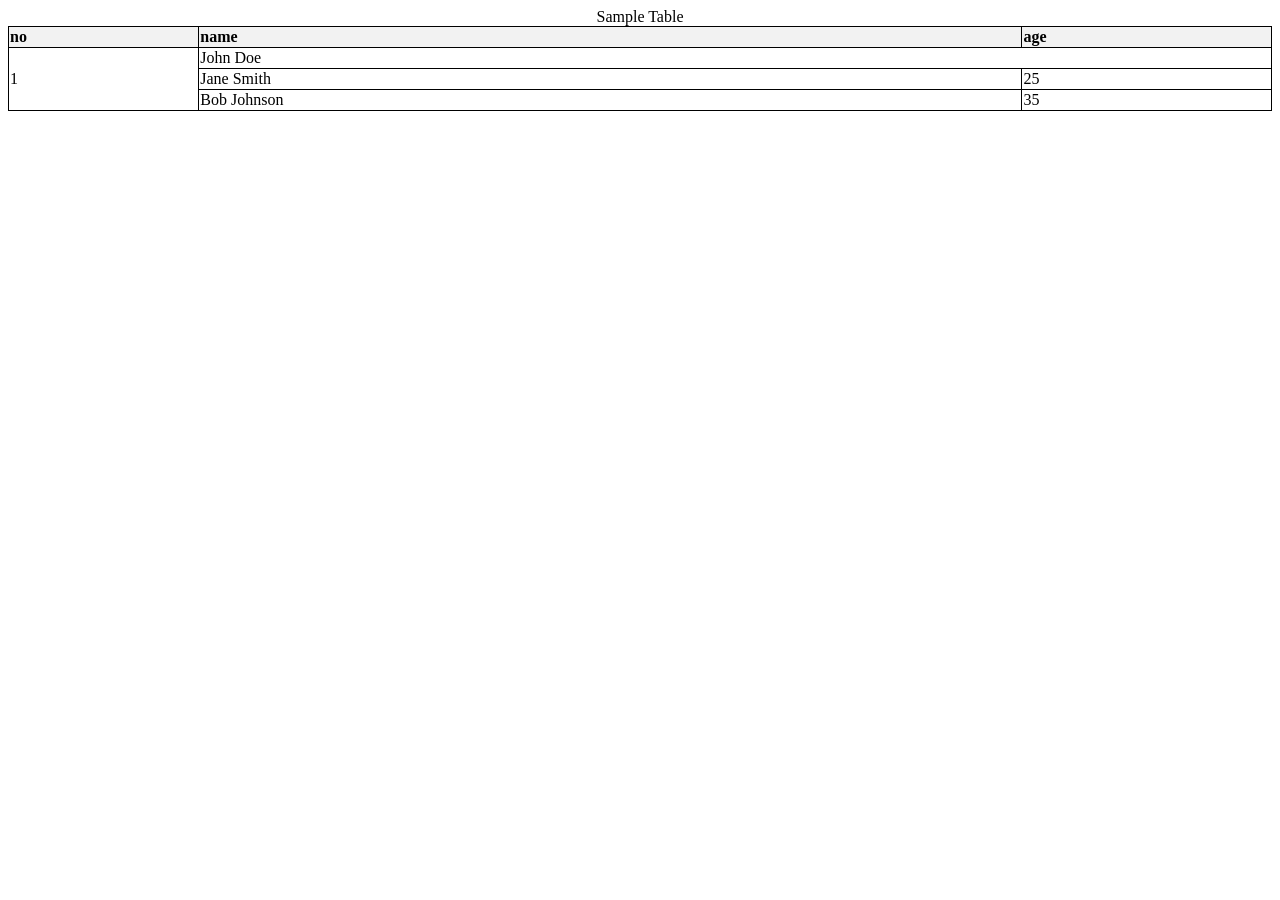
<file: h.html>
<!DOCTYPE html>
<html lang="en">
    <head>
        <style>
            table {
                border-collapse: collapse;
                width: 100%;
            }
            th, td {
                border: 1px solid black;                text-align: left;
            }
            th {
                background-color: #f2f2f2;
            }
        </style>
    </head>
<body>
    <table>
        <caption>Sample Table</caption>
        <tr >
            <th>no</th>
            <th>name</th>
            <th>age</th>
        </tr>
        <tr >
            <td rowspan="3" >1</td>
            <td colspan="2">John Doe</td>
        </tr>
        <tr>
             
            <td>Jane Smith</td>
            <td>25</td>
        </tr>
        <tr>
            <td>Bob Johnson</td>
            <td>35</td>
        </tr>
    </table>
    
</body>
</html>
</file>
<file: Portfolio 2/style.css>
:root {
  --paper: #f7f5f0;
  --paper-deep: #eeece5;
  --ink: #182a3a;
  --ink-soft: #56636b;
  --blue: #244c70;
  --accent: #e9785f;
  --coral: var(--accent);
  --coral-soft: #f8ddd3;
  --line: #d9d9d2;
  --white: #fffdf9;
  --shadow: 0 20px 48px rgba(24, 42, 58, .11);
  --serif: "Fraunces", Georgia, serif;
  --sans: "DM Sans", sans-serif;
  --radius: 20px;
}

* { box-sizing: border-box; }
html { scroll-behavior: smooth; }
body { margin: 0; overflow-x: hidden; color: var(--ink); background: var(--paper); font-family: var(--sans); line-height: 1.6; animation: page-enter .7s ease-out both; }
a { color: inherit; text-decoration: none; }
button, input, textarea { font: inherit; }
img { display: block; max-width: 100%; }
.shell { width: min(1160px, calc(100% - 64px)); margin: 0 auto; }
.section { padding: 144px 0; }
.section-label, .kicker, .form-label, .project-category, .timeline-date { color: var(--coral); font-size: .72rem; font-weight: 700; letter-spacing: .12em; text-transform: uppercase; }
h1, h2, h3, p { margin-top: 0; }
h1, h2, h3 { line-height: 1.05; }
h1, h2 { font-weight: 600; letter-spacing: -.045em; }
h2 { margin-bottom: 0; font-size: clamp(3rem, 6vw, 5.3rem); }
h1 em, h2 em { color: var(--coral); font-family: var(--serif); font-style: italic; font-weight: 600; letter-spacing: -.06em; }
.reveal { opacity: 0; transform: translateY(24px); transition: opacity .7s ease, transform .7s ease; }
.reveal.is-visible { opacity: 1; transform: translateY(0); }
.reveal-delay { transition-delay: .12s; }

.site-header { position: fixed; z-index: 10; top: 0; width: 100%; border-bottom: 1px solid rgba(24, 42, 58, .08); background: rgba(247, 245, 240, .88); backdrop-filter: blur(16px); animation: navbar-enter .75s .08s ease-out both; }
.nav { display: flex; align-items: center; justify-content: space-between; min-height: 82px; }
.wordmark { color: var(--ink); font-size: 1.45rem; font-weight: 700; letter-spacing: -.08em; }
.wordmark span { color: var(--coral); }
.nav-menu { display: flex; align-items: center; gap: 30px; color: var(--ink-soft); font-size: .82rem; font-weight: 600; }
.nav-menu a { transition: color .2s ease; }
.nav-menu a:hover { color: var(--coral); }
.nav-cta { padding: 11px 17px; border-radius: 99px; color: var(--white) !important; background: var(--blue); }
.nav-cta span { margin-left: 9px; color: var(--coral); }
.menu-toggle { display: none; min-width: 44px; min-height: 44px; border: 0; padding: 8px; background: transparent; cursor: pointer; }
.menu-toggle span { display: block; width: 25px; height: 2px; margin: 5px; background: var(--ink); }

.hero { position: relative; min-height: 760px; overflow: hidden; padding: 170px 0 42px; background: var(--paper-deep); }
.hero::before { position: absolute; width: 530px; height: 530px; right: -160px; top: 50px; border: 1px solid rgba(36, 76, 112, .12); border-radius: 50%; content: ""; }
.hero::after { position: absolute; width: 310px; height: 310px; left: -150px; bottom: -160px; border: 1px solid rgba(239, 118, 93, .18); border-radius: 50%; content: ""; }
.hero-grid { position: relative; z-index: 1; display: grid; grid-template-columns: 1.05fr .95fr; align-items: center; gap: 70px; }
.kicker { display: flex; align-items: center; gap: 9px; margin-bottom: 30px; }
.kicker-dot { width: 8px; height: 8px; border-radius: 50%; background: var(--coral); box-shadow: 0 0 0 5px var(--coral-soft); }
.hero h1 { max-width: 740px; margin-bottom: 18px; font-size: clamp(4rem, 8vw, 7.5rem); }
.hero-role { margin-bottom: 25px; color: var(--blue); font: 600 clamp(1rem, 2vw, 1.3rem) var(--sans); }.hero-role span { margin: 0 8px; color: var(--coral); font-weight: 400; }
.hero-text { max-width: 480px; margin-bottom: 34px; color: var(--ink-soft); font-size: 1.06rem; }
.hero-actions { display: flex; align-items: center; gap: 25px; }
.button { display: inline-flex; align-items: center; justify-content: center; gap: 25px; min-height: 48px; border: 0; border-radius: 99px; padding: 13px 21px; font-size: .8rem; font-weight: 700; cursor: pointer; transition: transform .25s ease, box-shadow .25s ease, background .25s ease; }
.button:hover { box-shadow: var(--shadow); transform: translateY(-3px); }
.button-dark { color: var(--white); background: var(--blue); }
.button-dark:hover { background: var(--coral); }
.button span, .text-button span { color: var(--coral); }
.text-button { display: inline-flex; align-items: center; gap: 12px; border-bottom: 1px solid var(--ink); padding-bottom: 3px; font-size: .82rem; font-weight: 700; }
.hero-meta { display: flex; align-items: center; gap: 15px; margin-top: 55px; color: var(--ink-soft); font-size: .72rem; }
.hero-meta a { color: var(--blue); font-weight: 600; }
.meta-line { width: 28px; height: 1px; background: var(--line); }
.hero-socials { display: flex; flex-wrap: wrap; gap: 20px; margin-top: 31px; color: var(--ink-soft); font-size: .75rem; }.hero-socials a { display: inline-flex; align-items: center; gap: 7px; transition: color .2s ease, transform .2s ease; }.hero-socials a:hover { color: var(--coral); transform: translateY(-2px); }.social-icon { display: grid; place-content: center; width: 23px; height: 23px; border: 1px solid currentColor; border-radius: 50%; font-size: .62rem; font-weight: 700; }
.hero-art { position: relative; justify-self: end; width: min(100%, 450px); }
.portrait-wrap { position: relative; width: min(100%, 380px); margin: 0 auto; aspect-ratio: .82; border-radius: 190px 190px 28px 28px; background: var(--blue); box-shadow: 18px 20px 0 var(--coral-soft); }.hero-art.is-visible .portrait-wrap { animation: portrait-lift 1s .2s ease-out both, portrait-float 6s 1.2s ease-in-out infinite; }
.portrait-ring { position: absolute; inset: 14px; border: 1px solid rgba(255, 253, 249, .45); border-radius: 180px 180px 20px 20px; }
.orbit { position: absolute; z-index: 2; border: 1px solid var(--coral); border-radius: 50%; pointer-events: none; }.orbit-one { width: 76px; height: 76px; top: -34px; right: -33px; }.orbit-two { width: 27px; height: 27px; left: -42px; bottom: 105px; border-color: var(--blue); background: var(--coral); box-shadow: 0 0 0 8px var(--coral-soft); }
.portrait-wrap img { width: 100%; height: 100%; border-radius: inherit; object-fit: cover; opacity: .84; mix-blend-mode: luminosity; }
.portrait-tag { position: absolute; right: -26px; bottom: 25px; padding: 13px 16px; color: var(--white); background: var(--coral); font-size: .7rem; line-height: 1.4; }
.portrait-tag strong { font-size: .9rem; }
.status-badge { position: absolute; z-index: 3; top: 30px; left: -52px; display: inline-flex; align-items: center; gap: 8px; padding: 9px 13px; border: 1px solid rgba(24, 42, 58, .12); border-radius: 99px; color: var(--blue); background: var(--white); box-shadow: 0 10px 24px rgba(24, 42, 58, .12); font-size: .65rem; font-weight: 700; white-space: nowrap; }.status-badge span { width: 7px; height: 7px; border-radius: 50%; background: #4eaf76; box-shadow: 0 0 0 4px #dff2e6; }
.hero-note { position: absolute; left: -36px; bottom: 22px; display: flex; align-items: start; gap: 12px; color: var(--ink); font-size: .76rem; line-height: 1.3; }
.hero-note span { color: var(--coral); font: 600 1.3rem var(--serif); }
.hero-note p { margin: 0; }
.sparkle { position: absolute; color: var(--coral); font-size: 2rem; animation: twinkle 2.8s ease-in-out infinite; }
.sparkle-one { top: 25px; right: 7px; }.sparkle-two { left: 0; top: 100px; animation-delay: .8s; font-size: 1rem; }
.floating-chip { position: absolute; z-index: 3; display: grid; place-content: center; min-width: 48px; height: 48px; border: 1px solid var(--line); border-radius: 14px; color: var(--blue); background: rgba(255, 253, 249, .9); box-shadow: 0 10px 24px rgba(24, 42, 58, .1); font-size: .68rem; font-weight: 700; }.chip-one { right: 12px; bottom: -20px; transform: rotate(8deg); animation: chip-float 5s 1s ease-in-out infinite; }.chip-two { left: 18px; top: 16px; color: var(--coral); transform: rotate(-10deg); animation: chip-float 5.5s .4s ease-in-out infinite reverse; }
.hero-bottom { position: absolute; right: 0; bottom: 40px; left: 0; display: flex; align-items: center; gap: 15px; color: var(--ink-soft); font-size: .68rem; letter-spacing: .08em; text-transform: uppercase; }
.hero-bottom span:last-child { margin-left: auto; }.scroll-line { width: 75px; height: 1px; background: var(--line); }
.hero-copy.is-visible > * { animation: hero-text-enter .65s ease-out both; }.hero-copy.is-visible > .kicker { animation-delay: .08s; }.hero-copy.is-visible > h1 { animation-delay: .16s; }.hero-copy.is-visible > .hero-role { animation-delay: .24s; }.hero-copy.is-visible > .hero-text { animation-delay: .32s; }.hero-copy.is-visible > .hero-actions { animation-delay: .4s; }.hero-copy.is-visible > .hero-socials { animation-delay: .48s; }.hero-copy.is-visible > .hero-meta { animation-delay: .56s; }

.about-section { background: var(--white); }.about-grid, .achievement-grid { display: grid; grid-template-columns: .9fr 1.1fr; gap: 100px; }.about-content { max-width: 640px; }.about-content h2 { margin: 17px 0 27px; }.intro-copy { margin-bottom: 24px; font-size: 1.35rem; line-height: 1.4; }.about-content > p:not(.intro-copy):not(.section-label) { max-width: 570px; color: var(--ink-soft); }
.about-visual { position: relative; align-self: center; max-width: 390px; padding: 0 26px 38px 0; }.about-image-frame { position: relative; aspect-ratio: .9; overflow: hidden; border-radius: 28px; background: var(--blue); box-shadow: 18px 18px 0 var(--coral-soft); }.about-image-frame img { width: 100%; height: 100%; object-fit: cover; opacity: .82; mix-blend-mode: luminosity; }.about-image-line { position: absolute; inset: 18px; border: 1px solid rgba(255, 253, 249, .5); border-radius: 18px; }.about-sticker { position: absolute; right: -9px; bottom: 28px; padding: 13px 16px; color: var(--white); background: var(--coral); font-size: .72rem; line-height: 1.3; }.about-sticker strong { font: 600 1rem var(--serif); }.about-caption { position: absolute; bottom: 0; left: -20px; display: flex; align-items: start; gap: 12px; color: var(--ink); font-size: .75rem; line-height: 1.3; }.about-caption span { color: var(--coral); font: 600 1.3rem var(--serif); }.about-caption p { margin: 0; }.about-details { display: grid; grid-template-columns: 1fr 1fr; gap: 20px 28px; margin-top: 36px; padding-top: 24px; border-top: 1px solid var(--line); }.about-details div { display: grid; gap: 5px; }.about-details span, .learning-note > div > span { color: var(--coral); font-size: .66rem; font-weight: 700; letter-spacing: .1em; text-transform: uppercase; }.about-details strong { font-size: .82rem; line-height: 1.25; }.about-details small { color: var(--ink-soft); font-size: .69rem; line-height: 1.3; }.learning-note { display: flex; align-items: center; gap: 13px; margin-top: 32px; padding: 15px 17px; border-radius: 16px; background: var(--paper-deep); }.learning-icon { display: grid; flex: 0 0 auto; place-content: center; width: 33px; height: 33px; border-radius: 50%; color: var(--white); background: var(--coral); }.learning-note > div { display: grid; gap: 3px; }.learning-note strong { font-size: .82rem; }

.skills-section { background: var(--paper); }.section-top { display: flex; align-items: end; justify-content: space-between; gap: 40px; margin-bottom: 55px; }.section-summary { max-width: 275px; margin-bottom: 5px; color: var(--ink-soft); font-size: .9rem; }.skills-grid { display: grid; grid-template-columns: repeat(4, 1fr); gap: 13px; }.skill-badge { display: flex; align-items: center; gap: 13px; min-height: 104px; padding: 17px; border: 1px solid var(--line); border-radius: 18px; background: var(--white); box-shadow: 0 8px 24px rgba(24, 42, 58, .04); transition: transform .25s ease, box-shadow .25s ease, border-color .25s ease, background .25s ease; }.skill-badge:hover { border-color: var(--coral); background: var(--coral-soft); box-shadow: var(--shadow); transform: translateY(-6px); }.skill-badge.reveal:nth-child(2), .skill-badge.reveal:nth-child(6) { transition-delay: .06s; }.skill-badge.reveal:nth-child(3), .skill-badge.reveal:nth-child(7) { transition-delay: .12s; }.skill-badge.reveal:nth-child(4), .skill-badge.reveal:nth-child(8) { transition-delay: .18s; }.skill-symbol { display: grid; flex: 0 0 auto; place-content: center; width: 39px; height: 39px; border-radius: 12px; color: var(--white); background: var(--blue); font-size: .72rem; font-weight: 700; }.skill-badge strong, .skill-badge small { display: block; }.skill-badge strong { font-size: .92rem; }.skill-badge small { margin-top: 3px; color: var(--ink-soft); font-size: .66rem; }.skill-arrow { margin-left: auto; align-self: start; color: var(--coral); font-size: .9rem; }

.work-section { color: var(--white); background: var(--blue); }.work-section .section-label, .work-section h2 em { color: var(--coral); }.work-section .section-summary { color: #b8c9d7; }.filter-row { display: flex; gap: 7px; }.filter-button { border: 1px solid #5d7d99; border-radius: 99px; padding: 8px 14px; color: #dce6ed; background: transparent; font-size: .7rem; cursor: pointer; }.filter-button.active, .filter-button:hover { border-color: var(--coral); color: var(--white); background: var(--coral); }.project-grid { display: grid; grid-template-columns: 1.22fr .78fr; gap: 18px; }.project-card { overflow: hidden; border: 1px solid rgba(255, 255, 255, .13); border-radius: var(--radius); background: #315d80; transition: transform .25s ease, opacity .25s ease; }.project-card:hover { transform: translateY(-6px); }.project-card.is-hidden { display: none; }.project-large { grid-row: span 2; }.project-image { position: relative; min-height: 245px; overflow: hidden; background: var(--coral); }.project-large .project-image { min-height: 380px; }.project-image img { width: 100%; height: 100%; object-fit: cover; opacity: .72; mix-blend-mode: multiply; transition: transform .5s ease; }.project-card:hover img { transform: scale(1.06); }.image-one { background: #d99583; }.image-two { background: #92a9b9; }.image-three { background: #c0aa7c; }.project-number { position: absolute; top: 20px; left: 20px; font: 600 1.35rem var(--serif); }.project-body { display: flex; justify-content: space-between; gap: 20px; padding: 23px; }.project-category { margin-bottom: 10px; color: #ffae9a; font-size: .65rem; }.project-body h3 { margin-bottom: 9px; font-size: 1.35rem; }.project-body p:last-child { max-width: 380px; margin: 0; color: #c5d3dd; font-size: .82rem; }.circle-link { display: grid; flex: 0 0 auto; place-content: center; align-self: end; width: 40px; height: 40px; border: 1px solid #86a0b5; border-radius: 50%; color: var(--coral); transition: background .2s ease, color .2s ease; }.circle-link:hover { color: var(--blue); background: var(--coral); }

.journey-section { background: var(--white); }.journey-grid { display: grid; grid-template-columns: 1.1fr .9fr; gap: 90px; }.timeline { position: relative; }.timeline::before { position: absolute; top: 10px; bottom: 10px; left: 116px; width: 1px; background: var(--line); content: ""; }.timeline-item { position: relative; display: grid; grid-template-columns: 100px 1fr; gap: 47px; padding-bottom: 34px; margin-bottom: 34px; }.timeline-item:last-child { margin-bottom: 0; }.timeline-item::before { position: absolute; z-index: 1; top: 4px; left: 112px; width: 7px; height: 7px; border: 3px solid var(--white); border-radius: 50%; background: var(--coral); box-shadow: 0 0 0 1px var(--coral); content: ""; }.timeline-date { padding-top: 2px; font-size: .64rem; }.timeline-item h3 { margin-bottom: 8px; font-size: 1.2rem; }.timeline-item p { margin-bottom: 11px; color: var(--blue); font-size: .8rem; font-weight: 600; }.timeline-item small { color: var(--ink-soft); font-size: .78rem; }.journey-aside { overflow: hidden; border-radius: var(--radius); background: var(--paper-deep); }.journey-aside img { width: 100%; height: 145px; object-fit: cover; opacity: .7; mix-blend-mode: multiply; }.aside-copy { padding: 25px; }.aside-copy h3 { margin: 13px 0; font: 600 1.75rem/1.05 var(--serif); }.aside-copy p:not(.section-label) { color: var(--ink-soft); font-size: .82rem; }.aside-copy .text-button { margin-top: 15px; }

/* Project showcase variations and actions */
.education-section { background: var(--paper); }.education-grid { display: grid; grid-template-columns: repeat(3, minmax(0, 1fr)); gap: 15px; }.education-card { min-height: 320px; padding: 24px; border: 1px solid var(--line); border-radius: var(--radius); background: var(--white); box-shadow: 0 8px 24px rgba(24, 42, 58, .04); transition: transform .25s ease, box-shadow .25s ease, border-color .25s ease; }.education-card:hover { border-color: var(--coral); box-shadow: var(--shadow); transform: translateY(-6px); }.education-card-top { display: flex; align-items: center; justify-content: space-between; }.education-icon { display: grid; place-content: center; width: 38px; height: 38px; border-radius: 12px; color: var(--white); background: var(--blue); font-size: .7rem; font-weight: 700; }.education-year { color: var(--coral); font-size: .66rem; font-weight: 700; }.education-type { margin: 48px 0 12px; color: var(--coral); font-size: .68rem; font-weight: 700; letter-spacing: .1em; text-transform: uppercase; }.education-card h3 { margin-bottom: 11px; font-size: 1.3rem; }.education-college { min-height: 42px; margin-bottom: 25px; color: var(--ink-soft); font-size: .8rem; }.education-result { display: flex; justify-content: space-between; align-items: center; padding-top: 16px; border-top: 1px solid var(--line); }.education-result span { color: var(--ink-soft); font-size: .68rem; text-transform: uppercase; }.education-result strong { color: var(--blue); font: 600 1.1rem var(--serif); }.education-note { color: var(--white); background: var(--blue); }.education-note:hover { border-color: var(--coral); }.education-note .education-icon { color: var(--blue); background: var(--coral); }.education-note .education-type { color: #ffab98; }.education-note h3 { font: 600 1.7rem/1.05 var(--serif); }.education-note .education-college { color: #c6d4de; }.education-note .text-button { color: var(--white); }
.experience-section { color: var(--white); background: var(--blue); }.experience-section .section-label, .experience-section h2 em { color: var(--coral); }.experience-section .section-summary { color: #c2d1dc; }.experience-timeline { position: relative; max-width: 920px; margin: 0 auto; }.experience-timeline::before { position: absolute; top: 12px; bottom: 12px; left: 144px; width: 1px; background: #5d7d99; content: ""; }.experience-item { position: relative; display: grid; grid-template-columns: 115px 30px 1fr; gap: 15px; padding-bottom: 26px; }.experience-item:last-child { padding-bottom: 0; }.experience-date { padding-top: 24px; color: #ffae9a; font-size: .68rem; font-weight: 700; letter-spacing: .08em; text-transform: uppercase; }.experience-dot { position: relative; z-index: 1; width: 11px; height: 11px; margin-top: 28px; border: 3px solid var(--blue); border-radius: 50%; background: var(--coral); box-shadow: 0 0 0 1px var(--coral); }.experience-card { padding: 22px 25px; border: 1px solid rgba(255, 255, 255, .14); border-radius: 18px; background: rgba(255, 255, 255, .08); transition: transform .25s ease, background .25s ease, border-color .25s ease; }.experience-card:hover { border-color: rgba(255, 174, 154, .7); background: rgba(255, 255, 255, .13); transform: translateX(5px); }.experience-heading { display: flex; align-items: start; justify-content: space-between; gap: 20px; }.experience-company { margin-bottom: 7px; color: #ffae9a; font-size: .67rem; font-weight: 700; letter-spacing: .1em; text-transform: uppercase; }.experience-card h3 { margin-bottom: 0; font-size: 1.25rem; }.experience-location { padding: 5px 9px; border: 1px solid #64839a; border-radius: 99px; color: #d2dfe7; font-size: .65rem; white-space: nowrap; }.experience-duration { margin: 13px 0 10px; color: #a9c0cf; font-size: .72rem; }.experience-card ul { display: grid; gap: 5px; margin: 0; padding-left: 17px; color: #d1dce4; font-size: .78rem; }.experience-open { border-color: rgba(239, 118, 93, .45); background: rgba(239, 118, 93, .12); }
.certifications-section { background: var(--paper-deep); }.certificate-grid { display: grid; grid-template-columns: repeat(3, minmax(0, 1fr)); gap: 15px; }.certificate-card { overflow: hidden; border: 1px solid var(--line); border-radius: var(--radius); background: var(--white); box-shadow: 0 8px 24px rgba(24, 42, 58, .05); transition: transform .25s ease, box-shadow .25s ease, border-color .25s ease; }.certificate-card:hover { border-color: var(--coral); box-shadow: var(--shadow); transform: translateY(-6px); }.certificate-image { position: relative; height: 160px; overflow: hidden; background: #c79a8b; }.certificate-image-two { background: #95aabe; }.certificate-image-three { background: #c5ae7f; }.certificate-image img { width: 100%; height: 100%; object-fit: cover; opacity: .68; mix-blend-mode: multiply; transition: transform .5s ease; }.certificate-card:hover .certificate-image img { transform: scale(1.07); }.certificate-image span { position: absolute; top: 16px; left: 16px; color: var(--white); font: 600 1.25rem var(--serif); }.certificate-body { padding: 22px; }.certificate-date { margin-bottom: 10px; color: var(--coral); font-size: .66rem; font-weight: 700; letter-spacing: .08em; text-transform: uppercase; }.certificate-body h3 { margin-bottom: 8px; font-size: 1.12rem; }.certificate-body > p:not(.certificate-date) { min-height: 36px; margin-bottom: 22px; color: var(--ink-soft); font-size: .78rem; }.certificate-button { display: flex; align-items: center; justify-content: space-between; padding-top: 14px; border-top: 1px solid var(--line); color: var(--blue); font-size: .75rem; font-weight: 700; transition: color .2s ease; }.certificate-button span { color: var(--coral); }.certificate-button:hover { color: var(--coral); }
.project-grid { grid-template-columns: repeat(2, minmax(0, 1fr)); align-items: stretch; }
.project-card { display: flex; flex-direction: column; min-height: 100%; }
.project-card.project-large { grid-column: 1 / -1; grid-row: auto; }
.project-card.project-tall { background: #315d80; }.project-card.project-light { background: #3e6c8c; }
.project-image { min-height: 260px; }.project-large .project-image { min-height: 390px; }.project-tall .project-image { min-height: 290px; }.project-light .project-image { min-height: 245px; }
.project-image::after { position: absolute; inset: 0; border: 1px solid rgba(255, 255, 255, .17); border-radius: inherit; content: ""; pointer-events: none; }.image-label { position: absolute; right: 20px; bottom: 20px; padding: 7px 10px; border: 1px solid rgba(255, 255, 255, .5); border-radius: 99px; color: var(--white); background: rgba(24, 42, 58, .25); font-size: .65rem; letter-spacing: .08em; text-transform: uppercase; }
.project-body { flex: 1; }.project-large .project-body { align-items: end; }.project-caption { align-self: end; max-width: 170px; color: #ffb4a3; font: 600 1.45rem/1.05 var(--serif); text-align: right; }
.project-tags { display: flex; flex-wrap: wrap; gap: 7px; margin: 23px 0 18px; }.project-tags span { padding: 5px 9px; border: 1px solid #7390a5; border-radius: 99px; color: #dce6ed; font-size: .64rem; transition: color .25s ease, background .25s ease, transform .25s ease; }.project-card:hover .project-tags span { color: var(--blue); background: var(--coral-soft); transform: translateY(-3px); }.project-tags span:nth-child(2) { transition-delay: .04s; }.project-tags span:nth-child(3) { transition-delay: .08s; }
.project-actions { display: flex; flex-wrap: wrap; gap: 9px; opacity: .88; transform: translateY(4px); transition: opacity .3s ease, transform .3s ease; }.project-card:hover .project-actions { opacity: 1; transform: translateY(0); }.project-button { display: inline-flex; align-items: center; gap: 11px; border: 1px solid #86a0b5; border-radius: 99px; padding: 9px 13px; color: #dce6ed; font-size: .68rem; font-weight: 700; transition: color .25s ease, background .25s ease, border-color .25s ease, transform .25s ease; }.project-button:hover { border-color: var(--coral); color: var(--blue); background: var(--coral); transform: translateY(-2px); }.project-button-primary { border-color: var(--coral); color: var(--blue); background: var(--coral); }.project-button-primary:hover { color: var(--white); background: transparent; }

.achievements-section { background: var(--paper-deep); }.achievement-list { border-top: 1px solid var(--line); }.achievement { display: grid; grid-template-columns: 42px 1fr auto; align-items: center; gap: 17px; padding: 19px 0; border-bottom: 1px solid var(--line); }.achievement-mark { display: grid; place-content: center; width: 34px; height: 34px; border: 1px solid var(--coral); border-radius: 50%; color: var(--coral); }.achievement h3 { margin-bottom: 5px; font-size: .98rem; }.achievement p { margin: 0; color: var(--ink-soft); font-size: .75rem; }.achievement-type { color: var(--coral); font-size: .65rem; font-weight: 700; text-transform: uppercase; }
.achievement-cards { display: grid; grid-template-columns: repeat(4, minmax(0, 1fr)); gap: 13px; }.achievement-card { min-height: 240px; padding: 21px; border: 1px solid var(--line); border-radius: var(--radius); background: var(--white); box-shadow: 0 8px 24px rgba(24, 42, 58, .04); transition: transform .25s ease, box-shadow .25s ease, border-color .25s ease, background .25s ease; }.achievement-card:hover { border-color: var(--coral); background: #fffaf4; box-shadow: var(--shadow); transform: translateY(-6px); }.achievement-card-wide { grid-column: 2 / 4; min-height: 190px; }.achievement-icon { display: grid; place-content: center; width: 39px; height: 39px; margin-bottom: 34px; border-radius: 12px; color: var(--white); background: var(--blue); font-size: .95rem; }.achievement-kind { margin-bottom: 9px; color: var(--coral); font-size: .64rem; font-weight: 700; letter-spacing: .1em; text-transform: uppercase; }.achievement-card h3 { margin-bottom: 10px; font-size: 1.08rem; }.achievement-card > p:last-child { margin: 0; color: var(--ink-soft); font-size: .76rem; line-height: 1.5; }.achievement-card.reveal:nth-child(2) { transition-delay: .06s; }.achievement-card.reveal:nth-child(3) { transition-delay: .12s; }.achievement-card.reveal:nth-child(4) { transition-delay: .18s; }.achievement-card.reveal:nth-child(5) { transition-delay: .24s; }

.contact-cta { display: inline-flex; align-items: center; gap: 22px; margin-top: 27px; padding: 13px 18px; border-radius: 99px; color: var(--blue); background: var(--white); font-size: .78rem; font-weight: 700; box-shadow: 0 10px 22px rgba(24, 42, 58, .1); transition: transform .2s ease, background .2s ease; }.contact-cta:hover { background: var(--paper); transform: translateY(-3px); }.contact-cta span { color: var(--coral); }.contact-links { gap: 0; margin-top: 38px; }.contact-links > a, .contact-links > div { display: flex; align-items: center; gap: 11px; max-width: 360px; padding: 11px 0; border-bottom: 1px solid rgba(255, 255, 255, .38); font-size: .78rem; }.contact-links > a:hover { color: var(--blue); }.contact-links > a > span:nth-child(2), .contact-links > div > span:nth-child(2) { flex: 1; }.contact-links small { display: block; margin-bottom: 2px; color: #ffe9e2; font-size: .61rem; letter-spacing: .08em; text-transform: uppercase; }.contact-links b { color: var(--blue); font-weight: 400; }.contact-detail-icon { display: grid; flex: 0 0 auto; place-content: center; width: 28px; height: 28px; border: 1px solid rgba(255, 255, 255, .55); border-radius: 50%; color: var(--white); font-size: .65rem; font-weight: 700; }
.contact-section { color: var(--white); background: var(--coral); }.contact-grid { display: grid; grid-template-columns: .9fr 1.1fr; gap: 100px; }.contact-copy .section-label { color: var(--blue); }.contact-copy h2 em { color: var(--blue); }.contact-copy > p:not(.section-label) { max-width: 350px; margin-top: 28px; color: #ffe9e2; }.contact-links { display: grid; gap: 12px; margin-top: 38px; }.contact-links a { display: flex; justify-content: space-between; max-width: 300px; padding-bottom: 8px; border-bottom: 1px solid rgba(255, 255, 255, .38); font-size: .85rem; font-weight: 600; }.contact-links a span { color: var(--blue); }.contact-form { display: grid; grid-template-columns: 1fr 1fr; gap: 8px 17px; align-content: start; padding: 31px; border-radius: var(--radius); color: var(--ink); background: var(--white); box-shadow: var(--shadow); }.form-label { grid-column: 1 / -1; margin-bottom: 18px; }.contact-form label { margin-top: 8px; color: var(--ink-soft); font-size: .7rem; }.contact-form input, .contact-form textarea { width: 100%; border: 0; border-bottom: 1px solid var(--line); border-radius: 0; padding: 9px 0; color: var(--ink); outline: 0; background: transparent; }.contact-form input:focus, .contact-form textarea:focus { border-color: var(--coral); }.contact-form input::placeholder, .contact-form textarea::placeholder { color: #a9ada9; }.contact-form textarea, .contact-form label:nth-of-type(3), .contact-form button, .form-status { grid-column: 1 / -1; }.contact-form textarea { resize: vertical; }.contact-form button { justify-self: start; margin-top: 22px; }.form-status { min-height: 20px; margin: 4px 0 0; color: var(--coral); font-size: .72rem; }
.form-note { display: block; margin-top: 5px; color: var(--ink-soft); font-size: .62rem; font-weight: 400; letter-spacing: 0; text-transform: none; }
/* Final visual polish */
.filter-button, .project-button { min-height: 44px; }.certificate-button { min-height: 44px; }.text-button { min-height: 44px; align-items: center; }
.nav-menu { gap: 22px; font-size: .76rem; }.nav-cta { padding: 10px 16px; box-shadow: 0 8px 20px rgba(36, 76, 112, .16); }.nav-menu a:not(.nav-cta) { position: relative; padding: 6px 0; }.nav-menu a:not(.nav-cta)::after { position: absolute; right: 0; bottom: 0; left: 0; height: 1px; background: var(--accent); content: ""; transform: scaleX(0); transform-origin: right; transition: transform .25s ease; }.nav-menu a:not(.nav-cta):hover::after { transform: scaleX(1); transform-origin: left; }
.hero { background: linear-gradient(135deg, var(--paper-deep) 0%, #f3f0e9 100%); }.hero h1 { max-width: 680px; font-weight: 600; }.hero-text { line-height: 1.7; }.hero-actions { gap: 19px; }.button { min-height: 50px; padding: 14px 22px; box-shadow: 0 10px 22px rgba(36, 76, 112, .12); }.button:hover { box-shadow: 0 14px 28px rgba(36, 76, 112, .18); }.text-button { transition: color .2s ease, border-color .2s ease, transform .2s ease; }.text-button:hover { border-color: var(--accent); color: var(--accent); transform: translateX(3px); }
.section-top { margin-bottom: 62px; }.section-summary { line-height: 1.7; }.about-content > p:not(.intro-copy):not(.section-label), .education-college, .certificate-body > p:not(.certificate-date) { line-height: 1.65; }
.skill-badge, .education-card, .certificate-card, .achievement-card { border-color: rgba(24, 42, 58, .12); }.skill-badge:hover, .education-card:hover, .certificate-card:hover, .achievement-card:hover { box-shadow: 0 18px 38px rgba(24, 42, 58, .12); }
.project-card { box-shadow: 0 18px 38px rgba(10, 28, 44, .16); }.project-card:hover { box-shadow: 0 24px 46px rgba(10, 28, 44, .22); }.project-image img { filter: saturate(.88); }.project-body { padding: 27px; }.project-tags span { background: rgba(255, 255, 255, .03); }
.experience-timeline { max-width: 960px; }.experience-item { padding-bottom: 31px; }.experience-card { box-shadow: 0 12px 28px rgba(10, 28, 44, .08); }.experience-card:hover { box-shadow: 0 16px 34px rgba(10, 28, 44, .14); }.experience-card ul { line-height: 1.6; }
.contact-section { background: linear-gradient(135deg, var(--accent) 0%, #e46e56 100%); }.contact-form { padding: 35px; box-shadow: 0 22px 50px rgba(115, 48, 38, .17); }.contact-form input, .contact-form textarea { padding: 11px 0; }.contact-form button { box-shadow: 0 10px 22px rgba(24, 42, 58, .12); }
.back-to-top { position: fixed; z-index: 8; right: 28px; bottom: 28px; display: grid; place-content: center; width: 44px; height: 44px; border: 1px solid var(--blue); border-radius: 50%; color: var(--white); background: var(--blue); box-shadow: var(--shadow); opacity: 0; pointer-events: none; transform: translateY(12px); transition: opacity .3s ease, transform .3s ease, background .2s ease; }.back-to-top.is-visible { opacity: 1; pointer-events: auto; transform: translateY(0); }.back-to-top:hover { background: var(--coral); transform: translateY(-3px); }
.footer { padding: 30px 0; color: #aeb9c0; background: var(--ink); font-size: .72rem; }.footer-inner { display: flex; align-items: center; gap: 26px; }.footer .wordmark { color: var(--white); }.footer p:nth-of-type(1) { color: #7d8d98; }.footer p:nth-of-type(2) { margin-left: auto; }.top-link { display: grid; place-content: center; width: 32px; height: 32px; border: 1px solid #627482; border-radius: 50%; color: var(--white); }
@keyframes page-enter { from { opacity: 0; } to { opacity: 1; } } @keyframes navbar-enter { from { opacity: 0; transform: translateY(-14px); } to { opacity: 1; transform: translateY(0); } } @keyframes hero-text-enter { from { opacity: 0; transform: translateY(16px); } to { opacity: 1; transform: translateY(0); } } @keyframes twinkle { 0%, 100% { opacity: .45; transform: scale(.85) rotate(0); } 50% { opacity: 1; transform: scale(1.1) rotate(12deg); } }
@keyframes portrait-lift { from { opacity: 0; transform: translateY(24px); } to { opacity: 1; transform: translateY(0); } } @keyframes portrait-float { 0%, 100% { transform: translateY(0); } 50% { transform: translateY(-8px); } } @keyframes chip-float { 0%, 100% { margin-top: 0; } 50% { margin-top: -8px; } }
@media (max-width: 850px) { .shell { width: min(100% - 38px, 620px); }.section { padding: 88px 0; }.nav-menu { position: absolute; top: 76px; right: 19px; left: 19px; display: grid; gap: 0; max-height: 0; overflow: hidden; padding: 0 20px; border-radius: 18px; opacity: 0; background: var(--white); box-shadow: var(--shadow); transition: max-height .3s ease, opacity .3s ease, padding .3s ease; }.nav-menu.is-open { max-height: 350px; padding: 14px 20px; opacity: 1; }.nav-menu a { padding: 10px 0; }.nav-cta { margin-top: 8px; text-align: center; }.menu-toggle { display: block; }.hero { min-height: auto; padding: 130px 0 90px; }.hero::before { right: -300px; }.hero-grid, .about-grid, .journey-grid, .contact-grid, .achievement-grid { grid-template-columns: 1fr; gap: 55px; }.hero-art { justify-self: center; width: min(100%, 430px); }.hero-bottom { position: static; margin-top: 75px; }.section-top { align-items: start; flex-direction: column; }.skills-grid { grid-template-columns: repeat(2, 1fr); }.project-grid { grid-template-columns: 1fr 1fr; }.project-large { grid-row: auto; grid-column: 1 / -1; }.project-large .project-image { min-height: 300px; }.contact-grid { gap: 40px; } }
@media (max-width: 540px) { .shell { width: min(100% - 30px, 430px); }.hero h1 { font-size: clamp(3.5rem, 16vw, 5rem); }.hero-actions { align-items: start; flex-direction: column; gap: 18px; }.hero-meta { align-items: start; flex-direction: column; gap: 7px; }.meta-line { display: none; }.portrait-wrap { box-shadow: 11px 13px 0 var(--coral-soft); }.portrait-tag { right: -8px; }.hero-note { left: 0; bottom: -49px; }.skills-grid, .project-grid { grid-template-columns: 1fr; }.project-large { grid-column: auto; }.project-large .project-image, .project-image { min-height: 260px; }.filter-row { align-self: stretch; }.filter-button { flex: 1; }.about-facts { justify-content: space-between; gap: 12px; }.about-facts strong { font-size: 1.9rem; }.timeline::before { left: 89px; }.timeline-item { grid-template-columns: 76px 1fr; gap: 36px; }.timeline-item::before { left: 85px; }.achievement { grid-template-columns: 38px 1fr; }.achievement-type { grid-column: 2; }.contact-form { grid-template-columns: 1fr; padding: 23px; }.contact-form label:nth-of-type(3), .contact-form textarea, .contact-form button, .form-status { grid-column: auto; }.footer-inner { align-items: start; flex-wrap: wrap; }.footer p:nth-of-type(2) { margin-left: 0; }.top-link { margin-left: auto; } }
@media (max-width: 850px) { .education-grid, .certificate-grid, .achievement-cards { grid-template-columns: repeat(2, minmax(0, 1fr)); }.education-note, .achievement-card-wide { grid-column: 1 / -1; }.experience-timeline::before { left: 111px; }.experience-item { grid-template-columns: 88px 18px 1fr; gap: 12px; }.experience-heading { flex-direction: column; gap: 12px; } }
@media (max-width: 540px) { .education-grid, .certificate-grid, .achievement-cards { grid-template-columns: 1fr; }.education-note, .achievement-card-wide { grid-column: auto; }.education-card { min-height: 0; }.experience-timeline::before { left: 82px; }.experience-item { grid-template-columns: 65px 18px 1fr; gap: 10px; }.experience-date { font-size: .6rem; }.experience-card { padding: 19px; }.experience-card h3 { font-size: 1.05rem; }.experience-location { white-space: normal; }.certificate-image { height: 175px; } }
@media (max-width: 540px) { .education-grid, .certificate-grid, .achievement-cards { grid-template-columns: 1fr; }.education-note, .achievement-card-wide { grid-column: auto; }.education-card { min-height: 0; }.experience-timeline::before { left: 82px; }.experience-item { grid-template-columns: 65px 18px 1fr; gap: 10px; }.experience-date { font-size: .6rem; }.experience-card { padding: 19px; }.experience-card h3 { font-size: 1.05rem; }.experience-location { white-space: normal; }.certificate-image { height: 175px; }.back-to-top { right: 16px; bottom: 16px; } }
@media (max-width: 540px) { .education-grid, .certificate-grid, .achievement-cards { grid-template-columns: 1fr; }.education-note, .achievement-card-wide { grid-column: auto; }.education-card { min-height: 0; }.experience-timeline::before { left: 82px; }.experience-item { grid-template-columns: 65px 18px 1fr; gap: 10px; }.experience-date { font-size: .6rem; }.experience-card { padding: 19px; }.experience-card h3 { font-size: 1.05rem; }.experience-location { white-space: normal; }.certificate-image { height: 175px; } }
@media (prefers-reduced-motion: reduce) { *, *::before, *::after { scroll-behavior: auto !important; animation-duration: .01ms !important; transition-duration: .01ms !important; } }
</file>
<file: portfolio/style.css>
:root {
  --ink: #17251f;
  --muted: #68736d;
  --paper: #f5f5f0;
  --white: #fffef9;
  --sage: #c9d9c7;
  --coral: #e8795d;
  --line: #d8ddd5;
  --dark: #19352c;
  --accent-soft: #f7d8ce;
  --radius-sm: 8px;
  --radius-md: 14px;
  --shadow-sm: 0 8px 20px rgba(23, 37, 31, .07);
  --shadow-md: 0 18px 40px rgba(23, 37, 31, .11);
  --display: "Space Grotesk", sans-serif;
  --body: "DM Sans", sans-serif;
}

* { box-sizing: border-box; }
html { scroll-behavior: smooth; }
body { overflow-x: hidden; margin: 0; color: var(--ink); background: var(--paper); font-family: var(--body); line-height: 1.6; animation: page-load .55s ease-out both; }
a { color: inherit; text-decoration: none; }
img { display: block; max-width: 100%; }
.container { width: min(1120px, calc(100% - 48px)); margin: 0 auto; }
.hero-grid > *, .about-layout > *, .contact-grid > *, .project-card, .skill-card, .cert-item, .timeline-item { min-width: 0; }
.section-pad { padding: 128px 0; }
.section-light { background: linear-gradient(180deg, var(--white) 0%, #fbfcf8 100%); }
.section-dark { color: var(--white); background: linear-gradient(135deg, var(--dark) 0%, #20473a 100%); }
.eyebrow { margin: 0 0 22px; color: var(--coral); font-size: .72rem; font-weight: 700; letter-spacing: .15em; text-transform: uppercase; }
h1, h2, h3, p { margin-top: 0; }
h1, h2, h3 { font-family: var(--display); line-height: 1.05; }
h1 { max-width: 720px; margin-bottom: 28px; font-size: clamp(3.3rem, 7vw, 6.1rem); letter-spacing: 0; }
h2 { margin-bottom: 0; font-size: clamp(2.4rem, 4.5vw, 4.1rem); letter-spacing: 0; }
h1 em, h2 em { color: var(--coral); font-style: normal; }

.site-header { position: fixed; z-index: 10; top: 0; width: 100%; border-bottom: 1px solid rgba(23, 37, 31, .1); background: rgba(201, 217, 199, .88); backdrop-filter: blur(14px); animation: navbar-enter .6s .08s ease-out both; }
.nav { display: flex; align-items: center; justify-content: space-between; min-height: 82px; }
.brand { font: 700 1.25rem var(--display); letter-spacing: -.06em; }
.brand span { color: var(--coral); }
.nav-links { display: flex; align-items: center; gap: 21px; color: #43514a; font-size: .76rem; font-weight: 600; }
.nav-links a { transition: color .2s ease; }
.nav-links a:hover, .nav-links a.active, .text-link:hover { color: var(--coral); }
.nav-links a:focus-visible, .button:focus-visible, .text-link:focus-visible, .project-button:focus-visible, .cert-button:focus-visible, .social-links a:focus-visible, .back-to-top:focus-visible, .menu-toggle:focus-visible { outline: 3px solid var(--coral); outline-offset: 4px; }
.nav-resume { padding: 10px 16px; border-radius: var(--radius-sm); color: var(--white); background: var(--dark); box-shadow: var(--shadow-sm); }
.nav-resume span { margin-left: 6px; color: var(--coral); }
.menu-toggle { display: none; border: 0; background: transparent; }

.hero { position: relative; min-height: 780px; overflow: hidden; padding-top: 180px; background: radial-gradient(circle at 83% 22%, rgba(255, 254, 249, .36), transparent 28%), linear-gradient(135deg, var(--sage) 0%, #dce8da 100%); }
.hero-grid { position: relative; z-index: 1; display: grid; grid-template-columns: 1.1fr .9fr; align-items: center; gap: 50px; }
.hero-copy > * { animation: slide-up .7s both; }
.hero-copy .eyebrow { animation-delay: .08s; }
.hero-greeting { margin-bottom: 12px; color: #42544a; font: 500 1.15rem var(--display); animation-delay: .16s !important; }
.hero-copy h1 { margin-bottom: 14px; animation-delay: .24s !important; }
.hero-role { margin-bottom: 25px; color: var(--coral); font: 600 clamp(1rem, 2vw, 1.35rem) var(--display); animation-delay: .32s !important; }
.hero-role b { padding: 0 8px; color: #687b6e; font-weight: 400; }
.hero-intro { max-width: 470px; margin-bottom: 34px; color: #42544a; font-size: 1.05rem; animation-delay: .4s !important; }
.hero-actions { display: flex; align-items: center; gap: 28px; }
.button { display: inline-flex; align-items: center; justify-content: center; gap: 22px; min-height: 46px; border: 0; border-radius: var(--radius-sm); padding: 15px 22px; font: 700 .84rem var(--body); cursor: pointer; box-shadow: var(--shadow-sm); transition: transform .2s ease, background .2s ease, color .2s ease, box-shadow .2s ease; }
.button:hover { box-shadow: var(--shadow-md); transform: translateY(-3px); }
.button-primary { color: var(--white); background: var(--dark); }
.button-primary:hover { background: var(--coral); }
.button-outline { border: 1px solid var(--dark); color: var(--dark); background: transparent; }
.button-outline:hover { color: var(--white); background: var(--dark); }
.text-link { display: inline-flex; gap: 13px; padding-bottom: 5px; border-bottom: 1px solid currentColor; font-weight: 700; font-size: .87rem; }
.hero-socials { display: flex; gap: 22px; margin-top: 42px; color: #43544a; font-size: .78rem; animation-delay: .56s !important; }
.hero-socials a { display: inline-flex; align-items: center; gap: 7px; transition: color .2s ease, transform .2s ease; }
.hero-socials a:hover { color: var(--coral); transform: translateY(-2px); }
.social-icon { display: grid; place-content: center; width: 21px; height: 21px; border: 1px solid currentColor; border-radius: 50%; font-size: .65rem; font-weight: 700; }
.hero-visual { position: relative; max-width: 450px; justify-self: end; }
.image-frame { position: relative; width: min(100%, 410px); aspect-ratio: 4 / 5; overflow: visible; border-radius: var(--radius-md); background: #b4c5b2; box-shadow: var(--shadow-md); }
.image-frame::before { position: absolute; z-index: 1; inset: 16px; border: 1px solid rgba(255, 254, 249, .7); content: ""; pointer-events: none; }
.image-outline { position: absolute; z-index: 0; inset: 11px -11px -11px 11px; border: 1px solid var(--coral); }
.image-frame img { width: 100%; height: 100%; border-radius: var(--radius-md); object-fit: cover; filter: grayscale(100%); mix-blend-mode: multiply; opacity: .8; }
.image-note { position: absolute; right: 0; bottom: 0; padding: 18px 22px; color: var(--white); background: var(--coral); font-size: .72rem; line-height: 1.5; }
.image-note strong { font-size: .92rem; }
.circle-label { position: absolute; right: -62px; bottom: -25px; display: grid; place-content: center; width: 132px; height: 132px; border: 1px solid var(--ink); border-radius: 50%; background: var(--sage); font-size: .7rem; line-height: 1.25; text-align: center; text-transform: uppercase; }
.circle-label span { margin-top: 8px; font-size: 1.3rem; }
.hero-shape { position: absolute; border: 1px solid rgba(23, 37, 31, .13); border-radius: 50%; }
.hero-shape-one { width: 550px; height: 550px; top: -260px; right: -150px; animation: drift 12s ease-in-out infinite alternate; }
.hero-shape-two { width: 270px; height: 270px; bottom: -130px; left: -80px; animation: drift 10s ease-in-out -3s infinite alternate-reverse; }
.hero-visual { animation: float 5s ease-in-out infinite; }

@keyframes slide-up { from { opacity: 0; transform: translateY(22px); } to { opacity: 1; transform: translateY(0); } }
@keyframes float { 0%, 100% { transform: translateY(0); } 50% { transform: translateY(-10px); } }
@keyframes drift { from { transform: translate(0, 0) rotate(0deg); } to { transform: translate(20px, 15px) rotate(8deg); } }
@keyframes page-load { from { opacity: 0; } to { opacity: 1; } }
@keyframes navbar-enter { from { opacity: 0; transform: translateY(-14px); } to { opacity: 1; transform: translateY(0); } }

.scroll-reveal { opacity: 0; transform: translateY(22px); }
.scroll-reveal.is-visible { opacity: 1; transform: translateY(0); transition: opacity .65s ease, transform .65s ease; }

.two-column { display: grid; grid-template-columns: .9fr 1.1fr; gap: 100px; }
.about-copy { max-width: 540px; padding-top: 10px; }
.lead { margin-bottom: 25px; font-size: 1.25rem; line-height: 1.45; }
.about-copy > p:not(.lead) { margin-bottom: 30px; color: var(--muted); }
.section-heading { display: flex; align-items: end; justify-content: space-between; gap: 50px; margin-bottom: 64px; }
.section-aside { max-width: 265px; margin-bottom: 5px; color: var(--muted); font-size: .92rem; }
.skills-grid { display: grid; grid-template-columns: repeat(4, 1fr); border-top: 1px solid var(--line); }
.skill-card { min-height: 250px; padding: 25px 22px 20px 0; border-right: 1px solid var(--line); }
.skill-card:not(:first-child) { padding-left: 22px; }
.skill-card:last-child { border-right: 0; }
.skill-number, .project-type, .timeline-date { color: var(--coral); font-size: .7rem; font-weight: 700; letter-spacing: .1em; text-transform: uppercase; }
.skill-card h3 { margin: 78px 0 12px; font-size: 1.4rem; }
.skill-card p { max-width: 190px; color: var(--muted); font-size: .84rem; }
.about-heading { margin-bottom: 48px; }
.about-layout { display: grid; grid-template-columns: .75fr 1.25fr; align-items: center; gap: 80px; }
.about-photo { position: relative; width: min(100%, 330px); aspect-ratio: 4 / 5; overflow: hidden; border-radius: var(--radius-md); background: var(--sage); box-shadow: var(--shadow-md); }
.about-photo::after { position: absolute; z-index: 1; inset: 14px; border: 1px solid rgba(255, 254, 249, .75); content: ""; pointer-events: none; }
.about-photo img { width: 100%; height: 100%; object-fit: cover; filter: grayscale(100%); mix-blend-mode: multiply; opacity: .82; }
.photo-caption { position: absolute; z-index: 2; right: 0; bottom: 0; padding: 13px 17px; color: var(--white); background: var(--coral); font-size: .7rem; line-height: 1.45; }
.photo-caption strong { font-size: .8rem; }
.about-copy { max-width: 650px; padding-top: 0; }
.about-copy > p:not(.lead) { max-width: 590px; margin-bottom: 26px; }
.about-details { display: grid; grid-template-columns: repeat(3, 1fr); gap: 18px; margin: 30px 0 34px; padding-top: 22px; border-top: 1px solid var(--line); }
.about-details div { display: grid; gap: 5px; }
.about-details span { color: var(--coral); font-size: .68rem; font-weight: 700; letter-spacing: .1em; text-transform: uppercase; }
.about-details strong { font: 600 .84rem var(--display); line-height: 1.35; }
.about-cards { display: grid; grid-template-columns: repeat(4, 1fr); gap: 15px; margin-top: 78px; }
.about-card { position: relative; min-height: 155px; padding: 20px; border: 1px solid rgba(216, 221, 213, .85); border-radius: var(--radius-sm); background: rgba(245, 245, 240, .7); box-shadow: var(--shadow-sm); transition: transform .25s ease, border-color .25s ease, box-shadow .25s ease; }
.about-card:hover { border-color: var(--coral); box-shadow: var(--shadow-md); transform: translateY(-5px); }
.about-card .card-icon { position: absolute; top: 19px; right: 19px; color: var(--coral); font-size: 1rem; }
.about-card > strong { display: block; margin-bottom: 34px; color: var(--coral); font: 600 .72rem var(--display); }
.about-card h3 { margin-bottom: 5px; font-size: 1.12rem; }
.about-card p { margin-bottom: 0; color: var(--muted); font-size: .75rem; line-height: 1.4; }
.skills-grid { grid-template-columns: repeat(4, 1fr); gap: 15px; border-top: 0; }
.skill-card, .skill-card:not(:first-child) { min-height: 205px; padding: 24px 20px; border: 1px solid rgba(216, 221, 213, .85); border-radius: var(--radius-sm); background: rgba(255, 254, 249, .78); box-shadow: var(--shadow-sm); transition: transform .25s ease, border-color .25s ease, box-shadow .25s ease; }
.skill-card:hover { border-color: var(--coral); box-shadow: var(--shadow-md); transform: translateY(-5px); }
.skill-card.reveal { opacity: 0; transform: translateY(20px); }
.skill-card.reveal.is-visible { opacity: 1; transform: translateY(0); transition: opacity .55s ease, transform .55s ease, border-color .25s ease, box-shadow .25s ease; }
.skill-card:nth-child(2) { transition-delay: .05s; }
.skill-card:nth-child(3) { transition-delay: .1s; }
.skill-card:nth-child(4) { transition-delay: .15s; }
.skill-card:nth-child(5) { transition-delay: .2s; }
.skill-card:nth-child(6) { transition-delay: .25s; }
.skill-card:nth-child(7) { transition-delay: .3s; }
.skill-card:nth-child(8) { transition-delay: .35s; }
.skill-icon { display: grid; place-content: center; width: 38px; height: 38px; margin-bottom: 42px; border: 1px solid var(--coral); color: var(--coral); font: 700 .7rem var(--display); }
.skill-card h3 { margin: 0 0 8px; font-size: 1.18rem; }
.skill-card p { max-width: none; margin-bottom: 0; font-size: .78rem; line-height: 1.45; }
.light-heading .section-aside { color: #afc0b7; }
.project-list { display: grid; grid-template-columns: repeat(3, 1fr); gap: 24px; }
.project-card { overflow: hidden; background: #234238; }
.project-image { position: relative; aspect-ratio: 1.18; overflow: hidden; background: #9db5a1; }
.project-image img { width: 100%; height: 100%; object-fit: cover; opacity: .75; mix-blend-mode: multiply; transition: transform .5s ease; }
.project-card:hover img { transform: scale(1.06); }
.project-image span { position: absolute; top: 18px; left: 18px; color: var(--white); font: 600 1.25rem var(--display); }
.project-info { display: flex; justify-content: space-between; gap: 15px; padding: 24px 20px 25px; }
.project-type { color: #f0937b; }
.project-info h3 { margin: 6px 0 10px; font-size: 1.5rem; }
.project-info p:last-child { margin-bottom: 0; color: #b9c8c0; font-size: .82rem; }
.round-arrow { display: grid; flex: 0 0 auto; place-content: center; align-self: end; width: 36px; height: 36px; border: 1px solid #82978b; border-radius: 50%; color: #f0937b; }
.project-card { display: flex; flex-direction: column; min-height: 100%; border: 1px solid rgba(201, 217, 199, .16); border-radius: var(--radius-md); box-shadow: 0 14px 32px rgba(0, 0, 0, .12); transition: transform .3s ease, box-shadow .3s ease, border-color .3s ease; }
.project-card:hover { border-color: rgba(240, 147, 123, .7); box-shadow: 0 18px 35px rgba(0, 0, 0, .2); transform: translateY(-7px); }
.project-card.project-reveal { opacity: 0; transform: translateY(24px); }
.project-card.project-reveal.is-visible { opacity: 1; transform: translateY(0); transition: opacity .6s ease, transform .6s ease, box-shadow .3s ease, border-color .3s ease; }
.project-card:nth-child(2) { transition-delay: .08s; }
.project-card:nth-child(3) { transition-delay: .16s; }
.project-image { flex: 0 0 auto; border-radius: var(--radius-md) var(--radius-md) 0 0; }
.project-image img { transition: transform .55s ease, opacity .35s ease; }
.project-card:hover .project-image img { opacity: .9; transform: scale(1.06); }
.project-info { display: block; flex: 1; padding: 24px 20px 22px; }
.project-info h3 { margin: 7px 0 12px; }
.project-description { min-height: 52px; margin-bottom: 20px !important; color: #b9c8c0; font-size: .84rem !important; line-height: 1.5; }
.project-tech { display: flex; flex-wrap: wrap; gap: 7px; margin-bottom: 25px; }
.project-tech span { padding: 5px 9px; border: 1px solid #557267; border-radius: 3px; color: #d9e2dc; font-size: .67rem; }
.project-actions { display: flex; flex-wrap: wrap; gap: 9px; margin-top: auto; }
.project-button { display: inline-flex; align-items: center; gap: 12px; border: 1px solid #6a887b; border-radius: var(--radius-sm); padding: 9px 11px; color: #d9e2dc; font-size: .72rem; font-weight: 700; transition: color .25s ease, background .25s ease, border-color .25s ease, transform .25s ease; }
.project-button:hover { border-color: var(--coral); color: var(--white); transform: translateY(-2px); }
.project-button-primary { border-color: var(--coral); color: var(--white); background: var(--coral); }
.project-button-primary:hover { border-color: var(--white); background: transparent; }

.timeline { padding-top: 4px; }
.timeline-item { display: grid; grid-template-columns: 130px 1fr; gap: 25px; padding: 0 0 31px; margin-bottom: 31px; border-bottom: 1px solid var(--line); }
.timeline-item:last-child { margin-bottom: 0; }
.timeline-item h3 { margin-bottom: 8px; font-size: 1.25rem; }
.timeline-item p { margin-bottom: 5px; color: var(--muted); font-size: .9rem; }
.timeline-item .muted { max-width: 460px; margin-top: 17px; font-size: .82rem; }
.career-timeline { position: relative; max-width: 900px; margin-left: auto; }
.career-timeline::before { position: absolute; top: 8px; bottom: 8px; left: 146px; width: 1px; background: var(--line); content: ""; }
.career-timeline .timeline-item { position: relative; grid-template-columns: 130px 1fr; gap: 42px; padding: 0 0 38px; margin-bottom: 38px; border-bottom: 0; }
.career-timeline .timeline-item > div { padding: 22px 24px; border: 1px solid rgba(216, 221, 213, .8); border-radius: var(--radius-sm); background: rgba(255, 254, 249, .58); box-shadow: var(--shadow-sm); }
.career-timeline .timeline-item::before { position: absolute; z-index: 1; top: 5px; left: 142px; width: 9px; height: 9px; border: 3px solid var(--white); border-radius: 50%; background: var(--coral); content: ""; box-shadow: 0 0 0 1px var(--coral); }
.career-timeline .timeline-date { padding-top: 3px; }
.timeline-place { margin-bottom: 14px !important; color: var(--ink) !important; font-weight: 600; }
.timeline-meta { display: flex; flex-wrap: wrap; gap: 8px; margin-bottom: 15px; }
.timeline-meta span { padding: 5px 9px; border: 1px solid var(--line); color: var(--muted); font-size: .68rem; }
.timeline-item.reveal, .cert-item.reveal { opacity: 0; transform: translateY(20px); }
.timeline-item.reveal.is-visible, .cert-item.reveal.is-visible { opacity: 1; transform: translateY(0); transition: opacity .55s ease, transform .55s ease, box-shadow .25s ease, border-color .25s ease; }
.career-timeline .timeline-item:nth-child(2), .cert-item:nth-child(2) { transition-delay: .08s; }
.career-timeline .timeline-item:nth-child(3), .cert-item:nth-child(3) { transition-delay: .16s; }
.certifications { background: #edf0e8; }
.cert-list { display: grid; grid-template-columns: repeat(3, 1fr); gap: 15px; }
.cert-item { display: flex; flex-direction: column; align-items: flex-start; min-height: 245px; padding: 23px 20px; border: 1px solid rgba(216, 221, 213, .85); border-radius: var(--radius-sm); background: var(--white); box-shadow: var(--shadow-sm); transition: transform .25s ease, box-shadow .25s ease, border-color .25s ease; }
.cert-item:hover { border-color: var(--coral); box-shadow: 0 10px 22px rgba(23, 37, 31, .08); transform: translateY(-5px); }
.cert-icon { display: grid; place-content: center; width: 36px; height: 36px; margin-bottom: 31px; border: 1px solid var(--coral); color: var(--coral); font-size: .9rem; }
.cert-item h3 { margin-bottom: 10px; font-size: 1.08rem; }
.cert-item p { margin-bottom: 9px; color: var(--muted); font-size: .78rem; line-height: 1.45; }
.cert-date { color: var(--coral); font-size: .68rem; font-weight: 700; letter-spacing: .08em; text-transform: uppercase; }
.cert-button { display: inline-flex; gap: 10px; align-items: center; margin-top: auto; padding-top: 17px; border-top: 1px solid var(--line); width: 100%; color: var(--ink); font-size: .75rem; font-weight: 700; transition: color .2s ease; }
.cert-button:hover { color: var(--coral); }
.contact { color: var(--white); background: linear-gradient(135deg, var(--coral) 0%, #d96b55 68%, #c85f4d 100%); }
.contact .eyebrow { color: var(--dark); }
.contact h2 em { color: var(--dark); }
.contact-heading { margin-bottom: 55px; }
.contact-heading .section-aside { color: #ffe3d9; }
.contact-copy { max-width: 400px; margin-top: 30px; color: #ffe3d9; }
.contact-grid { align-items: stretch; }
.contact-card { padding: 30px; border-radius: var(--radius-md); color: var(--ink); background: var(--white); box-shadow: var(--shadow-md); }
.contact-card-label, .form-intro { margin-bottom: 25px; color: var(--coral); font-size: .7rem; font-weight: 700; letter-spacing: .12em; text-transform: uppercase; }
.contact-card h3 { margin-bottom: 0; font-size: 1.8rem; }
.contact-card .contact-copy { margin: 18px 0 30px; color: var(--muted); font-size: .9rem; }
.contact-list { display: grid; gap: 14px; }
.contact-list > a, .contact-list > div { display: flex; align-items: center; gap: 12px; font-size: .8rem; }
.contact-list > a:hover { color: var(--coral); }
.contact-icon { display: grid; flex: 0 0 auto; place-content: center; width: 29px; height: 29px; border: 1px solid var(--coral); border-radius: 50%; color: var(--coral); font-size: .68rem; font-weight: 700; }
.contact-list small { display: block; margin-bottom: 2px; color: var(--muted); font-size: .62rem; letter-spacing: .08em; text-transform: uppercase; }
.contact-form { display: grid; grid-template-columns: 1fr 1fr; align-content: start; gap: 8px 16px; padding: 30px; border: 1px solid rgba(255, 254, 249, .25); border-radius: var(--radius-md); background: rgba(255, 254, 249, .08); }
.contact-form .form-intro { grid-column: 1 / -1; margin-bottom: 8px; color: var(--dark); }
.contact-form label { margin-top: 13px; color: #ffe3d9; font-size: .73rem; }
.contact-form input, .contact-form textarea { width: 100%; border: 0; border-bottom: 1px solid rgba(255, 255, 255, .65); border-radius: 0; padding: 10px 0; color: var(--white); outline: 0; background: transparent; font: 1rem var(--body); }
.contact-form input:focus, .contact-form textarea:focus { border-color: var(--dark); }
.contact-form input::placeholder, .contact-form textarea::placeholder { color: #ffd0c3; }
.contact-form textarea { resize: vertical; }
.contact-form label:nth-of-type(3), .contact-form textarea, .contact-form button, .form-status { grid-column: 1 / -1; }
.contact-form button { width: fit-content; margin-top: 25px; color: var(--coral); background: var(--white); }
.contact-form button:hover { color: var(--white); background: var(--dark); }
.form-status { min-height: 20px; margin: 7px 0 0; color: #ffe3d9; font-size: .72rem; }
.site-footer { padding: 42px 0; color: #c2d0c7; background: linear-gradient(135deg, #163128 0%, var(--dark) 100%); font-size: .76rem; }
.footer-inner { display: flex; align-items: center; gap: 28px; }
.footer-inner .brand { color: var(--white); }
.footer-inner p { margin: 0; }
.social-links { display: flex; gap: 18px; margin-left: auto; }
.social-links a:hover { color: var(--coral); }
.footer-inner > div:first-child p { margin-top: 5px; color: #82978b; }
.social-links a { display: inline-flex; align-items: center; gap: 6px; }
.social-links a span { color: var(--coral); font-weight: 700; }
.copyright { color: #82978b; }
.back-to-top { display: grid; place-content: center; width: 35px; height: 35px; border: 1px solid #6d897d; border-radius: 50%; color: var(--white); background: transparent; cursor: pointer; opacity: 0; pointer-events: none; transform: translateY(10px); transition: color .2s ease, background .2s ease, opacity .25s ease, transform .25s ease; }
.back-to-top.is-visible { opacity: 1; pointer-events: auto; transform: translateY(0); }
.back-to-top:hover { color: var(--dark); background: var(--coral); transform: translateY(-3px); }

@media (max-width: 800px) {
  .section-pad { padding: 78px 0; }
  .container { width: min(100% - 36px, 600px); }
  .menu-toggle { display: grid; gap: 4px; padding: 7px 0; cursor: pointer; }
  .menu-toggle { place-content: center; width: 44px; height: 44px; padding: 0; }
  .menu-toggle span { display: block; width: 25px; height: 2px; background: var(--ink); }
  .nav-links { position: absolute; top: 82px; right: 16px; left: 16px; display: flex; max-height: calc(100vh - 100px); flex-direction: column; align-items: stretch; gap: 0; overflow-y: auto; padding: 10px 20px; visibility: hidden; opacity: 0; transform: translateY(-10px); background: var(--white); box-shadow: var(--shadow-md); transition: opacity .25s ease, transform .25s ease, visibility .25s ease; }
  .nav-links.is-open { visibility: visible; opacity: 1; transform: translateY(0); }
  .nav-links a { padding: 12px 0; }
  .nav-contact { border: 0; border-radius: 0; padding: 12px 0; }
  .hero { min-height: 0; padding: 135px 0 82px; }
  .hero-grid, .two-column, .contact-grid { grid-template-columns: 1fr; gap: 45px; }
  .hero-visual { justify-self: center; width: min(100%, 410px); }
  .hero-socials { flex-wrap: wrap; margin-top: 35px; }
  .circle-label { right: -10px; }
  .image-frame { width: min(100%, 360px); }
  .image-outline { right: -6px; }
  .about-layout { gap: 35px; }
  .about-photo { width: min(100%, 350px); }
  .about-details { gap: 12px; }
  .about-cards { grid-template-columns: 1fr 1fr; margin-top: 52px; }
  .career-timeline::before { left: 6px; }
  .career-timeline .timeline-item { grid-template-columns: 1fr; gap: 12px; padding-left: 27px; }
  .career-timeline .timeline-item::before { left: 1px; }
  .cert-list { grid-template-columns: 1fr 1fr; }
  .section-heading { display: block; margin-bottom: 40px; }
  .section-aside { margin-top: 25px; }
  .skills-grid { grid-template-columns: 1fr 1fr; }
  .project-list { grid-template-columns: 1fr; }
  .skill-card, .skill-card:not(:first-child) { min-height: 190px; }
  .project-card:last-child { grid-column: auto; }
  .contact-form { padding-top: 0; }
  .contact-form { grid-template-columns: 1fr; padding: 24px; }
  .contact-form .form-intro, .contact-form label:nth-of-type(3), .contact-form textarea, .contact-form button, .contact-form .form-status { grid-column: auto; }
  .footer-inner { flex-wrap: wrap; gap: 15px 25px; }
  .social-links { order: 3; width: 100%; margin-left: 0; }
  .copyright { margin-left: auto !important; }
}

@media (prefers-reduced-motion: reduce) {
  html { scroll-behavior: auto; }
  *, *::before, *::after { animation-duration: .01ms !important; animation-iteration-count: 1 !important; transition-duration: .01ms !important; }
}

@media (max-width: 480px) {
  h1 { font-size: clamp(2.7rem, 12vw, 3.5rem); }
  .hero-actions { align-items: flex-start; flex-direction: column; gap: 20px; }
  .hero-meta { align-items: flex-start; flex-direction: column; gap: 5px; }
  .status-dot { display: none; }
  .skills-grid, .project-list { grid-template-columns: 1fr; }
  .skill-card, .skill-card:not(:first-child) { min-height: 0; padding: 22px; }
  .skill-icon { margin-bottom: 28px; }
  .about-details { grid-template-columns: 1fr; gap: 15px; }
  .about-cards { grid-template-columns: 1fr 1fr; }
  .cert-list { grid-template-columns: 1fr; }
  .project-card:last-child { grid-column: auto; }
  .timeline-item { grid-template-columns: 1fr; gap: 10px; }
  .contact-form { grid-template-columns: 1fr; padding: 20px; }
  .contact-form label:nth-of-type(3), .contact-form textarea, .contact-form button, .form-status { grid-column: auto; }
  .contact-form .form-intro { grid-column: auto; }
  .contact-card { padding: 24px; }
  .footer-inner { align-items: flex-start; }
  .copyright { width: calc(100% - 55px); margin-left: 0 !important; }
}

@media (max-width: 360px) {
  .container { width: calc(100% - 32px); }
  .nav { min-height: 74px; }
  .nav-links { top: 74px; right: 10px; left: 10px; padding: 8px 16px; }
  .hero { padding-top: 120px; }
  .hero-actions .button { width: 100%; }
  .about-cards { grid-template-columns: 1fr; }
  .career-timeline .timeline-item > div { padding: 18px; }
  .contact-card { padding: 20px; }
}

/* Premium dark portfolio theme */
:root {
  --ink: #f3f5f7;
  --muted: #9ba6b4;
  --paper: #090b0f;
  --white: #f3f5f7;
  --sage: #111720;
  --coral: #d8aa70;
  --line: rgba(225, 232, 240, .13);
  --dark: #10151d;
  --accent-soft: rgba(216, 170, 112, .1);
  --shadow-sm: 0 10px 30px rgba(0, 0, 0, .16);
  --shadow-md: 0 22px 60px rgba(0, 0, 0, .28);
}

body { color: var(--ink); background: var(--paper); }
body::before { position: fixed; z-index: -1; inset: 0; background: radial-gradient(circle at 85% 5%, rgba(216, 170, 112, .1), transparent 28%), radial-gradient(circle at 5% 48%, rgba(75, 99, 132, .1), transparent 25%); content: ""; pointer-events: none; }
.section-light, .certifications { background: transparent; }
.section-dark { background: linear-gradient(180deg, rgba(15, 20, 28, .82), rgba(8, 10, 14, .82)); }
.site-header { border-bottom-color: var(--line); background: rgba(9, 11, 15, .78); }
.nav-links { color: var(--muted); }
.nav-links a:hover, .nav-links a.active, .text-link:hover { color: #f1cb96; }
.nav-resume { border: 1px solid rgba(216, 170, 112, .6); border-radius: 6px; color: #f1cb96; background: var(--accent-soft); }
.hero { background: radial-gradient(circle at 78% 35%, rgba(216, 170, 112, .11), transparent 25%), linear-gradient(135deg, #090b0f, #121923 68%, #0c1117); }
.hero-greeting, .hero-intro, .section-aside, .about-copy > p:not(.lead), .skill-card p, .project-description, .timeline-item p, .cert-item p, .achievement-card p, .contact-card .contact-copy { color: var(--muted); }
.hero-role, .eyebrow, h1 em, h2 em, .about-details span, .project-type, .timeline-date, .cert-date, .achievement-meta { color: #f1cb96; }
.button-primary { color: #101217; background: var(--coral); }
.button-primary:hover { background: #f1cb96; }
.button-outline { border-color: var(--line); color: var(--ink); background: rgba(255, 255, 255, .02); }
.hero-socials, .social-links { color: var(--muted); }
.image-frame, .about-photo { border-color: rgba(216, 170, 112, .5); background: #1c2631; box-shadow: var(--shadow-md); }
.image-outline { border-color: var(--coral); }
.image-frame img, .about-photo img { opacity: .62; mix-blend-mode: screen; }
.image-note, .photo-caption { color: #101217; background: var(--coral); }
.circle-label { border-color: var(--line); color: var(--muted); background: rgba(16, 20, 27, .9); }
.about-card, .skill-card, .cert-item, .achievement-card, .career-timeline .timeline-item > div { border-color: var(--line); background: rgba(16, 20, 27, .72); box-shadow: var(--shadow-sm); }
.about-card:hover, .skill-card:hover, .cert-item:hover, .achievement-card:hover { border-color: rgba(216, 170, 112, .6); }
.about-card .card-icon, .skill-icon, .cert-icon, .achievement-number { color: var(--coral); }
.about-card p, .project-info p:last-child, .form-status { color: var(--muted); }
.skills-grid { gap: 14px; border-top: 0; }
.skill-card, .skill-card:not(:first-child) { min-height: 205px; padding: 24px 20px; border: 1px solid var(--line); border-radius: var(--radius-sm); background: rgba(16, 20, 27, .72); }
.skill-icon { border-color: rgba(216, 170, 112, .6); }
.project-card { border-color: var(--line); background: #10141b; box-shadow: var(--shadow-md); }
.project-card:hover { border-color: rgba(216, 170, 112, .65); }
.project-image { background: #1d2731; }
.project-image img { opacity: .52; filter: saturate(.7); mix-blend-mode: normal; }
.project-card:hover .project-image img { opacity: .8; }
.project-tech span, .timeline-meta span { border-color: var(--line); color: var(--muted); }
.project-button, .cert-button { border-color: var(--line); color: var(--muted); }
.project-button:hover, .cert-button:hover { border-color: var(--coral); color: #f1cb96; }
.project-button-primary { border-color: var(--coral); color: #101217; background: var(--coral); }
.career-timeline::before { background: var(--line); }
.career-timeline .timeline-item > div { border-color: var(--line); }
.career-timeline .timeline-item::before { border-color: var(--paper); background: var(--coral); box-shadow: 0 0 0 1px var(--coral); }
.timeline-place { color: var(--ink) !important; }
.certifications { background: transparent; }
.achievement-grid { display: grid; grid-template-columns: repeat(3, 1fr); gap: 15px; }
.achievement-card { display: flex; flex-direction: column; min-height: 215px; padding: 23px 20px; transition: transform .25s ease, border-color .25s ease; }
.achievement-card h3 { margin-bottom: 10px; font-size: 1.08rem; }
.achievement-card p { margin-bottom: 20px; font-size: .78rem; line-height: 1.45; }
.achievement-meta { margin-top: auto; font-size: .64rem; letter-spacing: .08em; text-transform: uppercase; }
.contact { background: linear-gradient(135deg, rgba(216, 170, 112, .13), rgba(16, 20, 27, .42)); }
.contact-heading .section-aside { color: var(--muted); }
.contact-card, .contact-form { border-color: var(--line); background: rgba(16, 20, 27, .72); box-shadow: var(--shadow-md); }
.contact-card-label, .form-intro, .contact-icon { color: var(--coral); }
.contact-form label { color: var(--muted); }
.contact-form input, .contact-form textarea { border-color: var(--line); color: var(--ink); }
.contact-form input:focus, .contact-form textarea:focus { border-color: var(--coral); }
.contact-form input::placeholder, .contact-form textarea::placeholder { color: #687385; }
.site-footer { border-top-color: var(--line); background: #080a0d; }
.footer-inner .brand { color: var(--ink); }
.footer-inner > div:first-child p, .copyright { color: #6f7b8a; }
.back-to-top { border-color: var(--line); color: var(--coral); }
.back-to-top:hover { color: var(--ink); background: var(--accent-soft); }

@media (max-width: 800px) {
  .nav-links { border-color: var(--line); background: #10141b; }
  .menu-toggle span { background: var(--ink); }
  .achievement-grid { grid-template-columns: 1fr 1fr; }
}
@media (max-width: 480px) { .achievement-grid { grid-template-columns: 1fr; } }
</file>
